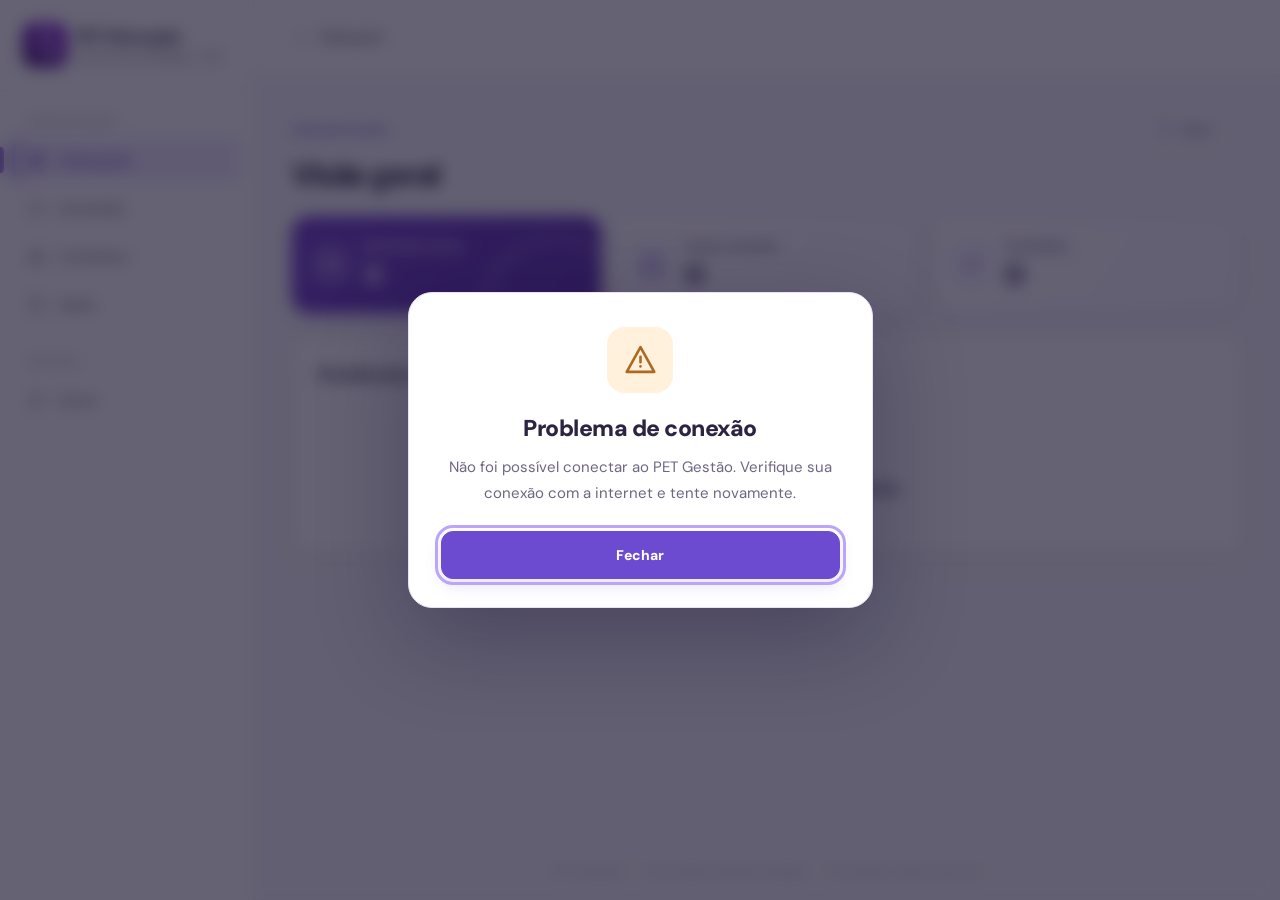
<file: index.html>
<!doctype html>
<html lang="pt-BR">
<head>
  <meta charset="UTF-8" />
  <style>
    /* Abre antes do JavaScript e usa apenas a identidade roxa aprovada, sem robótica. */
    html.pet-booting .app-shell{visibility:hidden!important}
    #startup-loading{display:none}
    html.pet-booting #startup-loading{
      display:flex!important;position:fixed;inset:0;z-index:245;overflow:hidden;
      align-items:center;justify-content:center;
      background:radial-gradient(ellipse at 80% 0%,#930ced 0%,#6000b3 33%,#390079 78%,#300061 100%);
      color:white;font-family:system-ui,-apple-system,"Segoe UI",sans-serif;
      text-align:center;padding:22px;box-sizing:border-box;
    }
    #startup-loading *{box-sizing:border-box}
    #startup-loading .startup-splash-waves{
      position:absolute;inset:0;width:100%;height:100%;pointer-events:none;
    }
    #startup-loading .startup-splash-body{
      position:relative;z-index:1;display:flex;flex-direction:column;
      align-items:center;width:100%;max-width:600px;transform:translateY(-3vh);
    }
    #startup-loading .startup-logo-frame{
      position:relative;display:block;width:clamp(166px,49vw,272px);aspect-ratio:1;
      border-radius:21%;overflow:hidden;isolation:isolate;
      box-shadow:0 20px 55px rgba(22,0,54,.38),0 0 0 1px rgba(249,224,255,.24);
      margin-bottom:clamp(24px,4vh,41px);
    }
    #startup-loading .startup-splash-logo{
      width:100%;height:100%;object-fit:cover;display:block;
    }
    /* Reflexo luminoso diagonal: atravessa apenas o quadrado da logo, não o texto. */
    #startup-loading .startup-logo-frame::after{
      content:"";position:absolute;z-index:2;pointer-events:none;
      top:-35%;bottom:-35%;left:-80%;width:65%;
      background:linear-gradient(90deg,
        transparent 0%,rgba(255,255,255,.08) 24%,
        rgba(255,255,255,.62) 47%,rgba(255,255,255,.16) 64%,transparent 100%);
      filter:blur(2px);transform:translateX(-150%) skewX(-22deg);
      opacity:0;animation:pet-logo-shine 3.4s ease-in-out infinite;
    }
    @keyframes pet-logo-shine{
      0%,9%{transform:translateX(-150%) skewX(-22deg);opacity:0}
      15%{opacity:.82}
      34%{transform:translateX(440%) skewX(-22deg);opacity:.9}
      35%,100%{transform:translateX(440%) skewX(-22deg);opacity:0}
    }
    #startup-loading .startup-splash-title{
      font-size:clamp(32px,9vw,53px);line-height:1.14;letter-spacing:-.046em;
      font-weight:820;color:#fff;margin:0;white-space:nowrap;
      text-shadow:0 4px 18px rgba(28,0,58,.28);
    }
    #startup-loading .startup-splash-subtitle{
      color:#e4c9ff;font-size:clamp(14px,3.8vw,21px);
      font-weight:450;line-height:1.45;margin:clamp(12px,1.8vh,17px) 0 0;
    }
    #startup-loading .startup-splash-dots{
      display:flex;align-items:center;justify-content:center;gap:14px;
      margin-top:clamp(53px,8vh,78px);
    }
    #startup-loading .startup-splash-dots span{
      display:block;width:11px;height:11px;border-radius:50%;
      background:#c66bff;transform-origin:center;
      animation:pet-splash-pulse 1.25s ease-in-out infinite both;
    }
    #startup-loading .startup-splash-dots span:nth-child(2){background:#fff;animation-delay:.19s}
    #startup-loading .startup-splash-dots span:nth-child(3){animation-delay:.38s}
    @keyframes pet-splash-pulse{
      0%,65%,100%{opacity:.5;transform:translateY(0) scale(.85)}
      20%{opacity:1;transform:translateY(-10px) scale(1.20)}
      37%{opacity:.85;transform:translateY(-4px) scale(1.05)}
    }
    #startup-loading .startup-splash-sr-only{
      position:absolute;width:1px;height:1px;padding:0;margin:-1px;overflow:hidden;
      clip:rect(0,0,0,0);white-space:nowrap;border:0;
    }
    @media(max-height:510px){
      #startup-loading .startup-splash-body{transform:none}
      #startup-loading .startup-logo-frame{width:86px;margin-bottom:9px}
      #startup-loading .startup-splash-title{font-size:24px}
      #startup-loading .startup-splash-subtitle{font-size:13px;margin-top:5px}
      #startup-loading .startup-splash-dots{margin-top:14px}
    }
    @media(prefers-reduced-motion:reduce){
      #startup-loading .startup-splash-dots span,
      #startup-loading .startup-logo-frame::after{animation:none!important}
    }
  </style>
  <script>document.documentElement.classList.add("pet-booting");</script>
  <meta name="viewport" content="width=device-width, initial-scale=1, viewport-fit=cover" />
  <meta name="theme-color" content="#6400A8" />
  <meta name="application-name" content="PET Gestão" />
  <meta name="apple-mobile-web-app-title" content="PET Gestão" />
  <meta name="apple-mobile-web-app-capable" content="yes" />
  <meta name="mobile-web-app-capable" content="yes" />
  <meta name="description" content="PET Gestão do PET Educação UFS. Acompanhe demandas, comissões, atas e atividades." />
  <meta property="og:type" content="website" />
  <meta property="og:site_name" content="PET Gestão" />
  <meta property="og:title" content="PET Gestão | PET Educação UFS" />
  <meta property="og:description" content="Gestão de demandas, comissões e cronogramas do PET Educação UFS." />
  <meta property="og:url" content="https://peteducacao.github.io/pet-gestao/" />
  <meta name="twitter:card" content="summary" />
  <title>PET Gestão | PET Educação UFS</title>
  <link rel="icon" type="image/svg+xml" href="assets/gestao-icon.svg?v=gestao-premium-sem-traco-20261120" />
  <link rel="shortcut icon" type="image/svg+xml" href="assets/gestao-icon.svg?v=gestao-premium-sem-traco-20261120" />
  <link rel="apple-touch-icon" sizes="180x180" href="assets/pet-gestao-180.png?v=gestao-premium-sem-traco-20261120" />
  <link rel="icon" type="image/png" sizes="192x192" href="assets/pet-gestao-192.png?v=gestao-premium-sem-traco-20261120" />
  <link rel="manifest" href="site.webmanifest?v=gestao-premium-sem-traco-20261120" />
  <link rel="stylesheet" href="styles.css?v=gestao-20261110" />
  <link rel="stylesheet" href="live.css?v=gestao-20261122-cron-confirm-v16" />
  <!-- A URL abaixo é PUBLICA; nenhuma credencial pode ser incluída nesta configuração. -->
  <script>window.PET_GESTAO_CONFIG=Object.freeze({apiBaseUrl:"https://pet-gestao.pet-educacao.workers.dev",appName:"PET Gestão",demoMode:false,locale:"pt-BR"});</script>
  <script src="config.js?v=gestao-20261110-api-resilient"></script>
  <script src="app-live.js?v=gestao-20261122-cron-fields-optional-v21" defer></script>
</head>
<body>
  <svg class="svg-sprite" aria-hidden="true" xmlns="http://www.w3.org/2000/svg">
    <symbol id="i-grid" viewBox="0 0 24 24"><rect x="3" y="3" width="7" height="7" rx="1.5"/><rect x="14" y="3" width="7" height="7" rx="1.5"/><rect x="3" y="14" width="7" height="7" rx="1.5"/><rect x="14" y="14" width="7" height="7" rx="1.5"/></symbol>
    <symbol id="i-list" viewBox="0 0 24 24"><path d="M9 6h12M9 12h12M9 18h12"/><path d="M3.5 6h.01M3.5 12h.01M3.5 18h.01" stroke-linecap="round" stroke-width="3"/></symbol>
    <symbol id="i-calendar" viewBox="0 0 24 24"><rect x="3" y="5" width="18" height="16" rx="2"/><path d="M7 3v4m10-4v4M3 10h18"/></symbol>
    <symbol id="i-users" viewBox="0 0 24 24"><circle cx="9" cy="8" r="3"/><path d="M3 20v-2a6 6 0 0 1 12 0v2H3Zm14-15a3 3 0 0 1 0 6m2 9h2v-2a6 6 0 0 0-4-5.65"/></symbol>
    <symbol id="i-book" viewBox="0 0 24 24"><path d="M4 4.5c4-1.5 6-1.1 8 0v16c-2-1.1-4-1.5-8 0V4.5Zm8 0c2-1.1 4-1.5 8 0v16c-4-1.5-6-1.1-8 0"/></symbol>
    <symbol id="i-checklist" viewBox="0 0 24 24"><path d="m3 6 2 2 3-4m4 3h9M3 15l2 2 3-4m4 3h9"/></symbol>
    <symbol id="i-lock" viewBox="0 0 24 24"><rect x="4" y="10" width="16" height="11" rx="2"/><path d="M8 10V7a4 4 0 0 1 8 0v3m-4 4v3"/></symbol>
    <symbol id="i-arrow" viewBox="0 0 24 24"><path d="M5 12h14m-6-6 6 6-6 6"/></symbol>
    <symbol id="i-chevron-left" viewBox="0 0 24 24"><path d="m15 18-6-6 6-6"/></symbol>
    <symbol id="i-chevron-right" viewBox="0 0 24 24"><path d="m9 18 6-6-6-6"/></symbol>
    <symbol id="i-chevron-down" viewBox="0 0 24 24"><path d="m6 9 6 6 6-6"/></symbol>
    <symbol id="i-clock" viewBox="0 0 24 24"><circle cx="12" cy="12" r="9"/><path d="M12 7v5l3.5 2"/></symbol>
    <symbol id="i-archive" viewBox="0 0 24 24"><rect x="3" y="4" width="18" height="5" rx="1"/><path d="M5 9v11h14V9m-10 5h6"/></symbol>
    <symbol id="i-bell" viewBox="0 0 24 24"><path d="M18 8a6 6 0 0 0-12 0c0 7-3 8-3 10h18c0-2-3-3-3-10M10 21h4"/></symbol>
    <symbol id="i-settings" viewBox="0 0 24 24"><path d="M4 7h16M4 17h16M8 4v6m8 4v6"/></symbol>
    <symbol id="i-plus" viewBox="0 0 24 24"><path d="M12 5v14M5 12h14"/></symbol>
    <symbol id="i-alert" viewBox="0 0 24 24"><path d="m12 3 10 18H2L12 3Zm0 7v4m0 3v.1"/></symbol>
    <symbol id="i-info" viewBox="0 0 24 24"><circle cx="12" cy="12" r="9"/><path d="M12 11v6m0-10v.1"/></symbol>
    <symbol id="i-copy" viewBox="0 0 24 24"><rect x="8" y="8" width="12" height="12" rx="2"/><path d="M16 8V5a2 2 0 0 0-2-2H5a2 2 0 0 0-2 2v9a2 2 0 0 0 2 2h3"/></symbol>
    <symbol id="i-check" viewBox="0 0 24 24"><path d="m4 12 5 5L20 6"/></symbol>
    <symbol id="i-download" viewBox="0 0 24 24"><path d="M12 3v12m-4-4 4 4 4-4M4 17v3h16v-3" fill="none" stroke="currentColor" stroke-width="2" stroke-linecap="round" stroke-linejoin="round"/></symbol>
    <symbol id="i-close" viewBox="0 0 24 24"><path d="M5 5l14 14M19 5 5 19"/></symbol>
     <symbol id="i-trash" viewBox="0 0 24 24"><path d="M4 7h16M9 4h6m-9 3 1 14h10l1-14M10 11v6m4-6v6"/></symbol>
    <symbol id="i-menu" viewBox="0 0 24 24"><path d="M4 7h16M4 12h16M4 17h16"/></symbol>
    <symbol id="i-spark" viewBox="0 0 24 24"><path d="m12 2 2.7 7.3L22 12l-7.3 2.7L12 22l-2.7-7.3L2 12l7.3-2.7L12 2Z"/></symbol>
    <symbol id="i-folder" viewBox="0 0 24 24"><path d="M3 6a2 2 0 0 1 2-2h5l2 2h7a2 2 0 0 1 2 2v11a2 2 0 0 1-2 2H5a2 2 0 0 1-2-2V6Z"/></symbol>
    <symbol id="i-user" viewBox="0 0 24 24"><circle cx="12" cy="8" r="4"/><path d="M4 21a8 8 0 0 1 16 0"/></symbol>
    <symbol id="i-logout" viewBox="0 0 24 24"><path d="M10 4H5a2 2 0 0 0-2 2v12a2 2 0 0 0 2 2h5M14 16l4-4-4-4m4 4H8"/></symbol>
    <symbol id="i-mail" viewBox="0 0 24 24"><rect x="3" y="5" width="18" height="14" rx="2"/><path d="m3 7 9 6 9-6"/></symbol>
    <symbol id="i-sliders" viewBox="0 0 24 24"><path d="M4 7h16m-16 10h16M9 4v6m6 4v6"/></symbol>
    <symbol id="i-search" viewBox="0 0 24 24"><circle cx="10.5" cy="10.5" r="6.5"/><path d="m16 16 5 5"/></symbol>
  </svg>
  <div class="app-shell" id="shell">
    <div class="mobile-overlay" id="overlay" hidden></div>
    <aside class="sidebar" id="sidebar" aria-label="Menu principal">
      <div class="brand">
        <div class="brand-icon brand-mark" aria-hidden="true"><img src="assets/gestao-icon.svg?v=gestao-premium-sem-traco-20261120" alt="" width="44" height="44"></div>
        <div class="brand-copy"><strong>PET Educação</strong><small>Central de atividades · UFS</small></div>
        <button class="icon-button mobile-close" id="close-menu" aria-label="Fechar menu"><svg><use href="#i-close"/></svg></button>
      </div>
      <div class="sidebar-menu">
        <p class="nav-caption">ORGANIZAÇÃO</p>
        <nav class="nav-group" id="primary-nav" aria-label="Navegação principal">
          <a class="nav-link" data-route="inicio" href="#/inicio"><svg><use href="#i-grid"/></svg><span>Visão geral</span></a>
          <a class="nav-link" data-route="demandas" href="#/demandas"><svg><use href="#i-list"/></svg><span>Demandas</span></a>
          <a class="nav-link" data-route="cronograma" href="#/cronograma"><svg><use href="#i-calendar"/></svg><span>Cronograma PET</span></a>
          <a class="nav-link" data-route="reunioes" href="#/reunioes"><svg><use href="#i-calendar"/></svg><span>Atas de Reunião</span></a>
          <a class="nav-link" data-route="comissoes" href="#/comissoes"><svg><use href="#i-users"/></svg><span>Comissões</span></a>
          <a class="nav-link" data-route="ajuda" href="#/ajuda"><svg><use href="#i-info"/></svg><span>Ajuda</span></a>
        </nav>
        <p class="nav-caption separated">PESSOAL</p>
        <nav class="nav-group" aria-label="Área pessoal">
          <a class="nav-link" data-route="minhas-pendencias" href="#/minhas-pendencias"><svg><use href="#i-checklist"/></svg><span>Minhas pendências</span></a>
          <a class="nav-link" data-route="meus-lembretes" href="#/meus-lembretes"><svg><use href="#i-bell"/></svg><span>Meus lembretes</span></a>
          <a class="nav-link" data-route="conta" href="#/conta" hidden><svg><use href="#i-user"/></svg><span>Meu perfil</span></a>
        </nav>
        <p class="nav-caption separated" id="admin-nav-caption" hidden>SISTEMA</p>
        <nav class="nav-group" id="admin-nav-group" aria-label="Administração" hidden>
          <a class="nav-link" id="admin-link" href="#/admin" hidden><svg><use href="#i-settings"/></svg><span>Administração</span></a>
        </nav>
      </div>
      
    </aside>
    <div class="main-column">
      <header class="topbar">
        <div class="topbar-left">
          <button class="icon-button mobile-menu-button" id="open-menu" aria-label="Abrir menu"><svg><use href="#i-menu"/></svg></button>
          <span class="topbar-context"><span id="current-page">Visão geral</span></span>
        </div>

      </header>
      <main class="content" id="content" tabindex="-1"><div id="screen"></div></main>
      <footer class="footer">PET Educação <span>·</span> Universidade Federal de Sergipe <span>·</span> <a href="./privacidade.html" target="_blank" rel="noopener noreferrer">Privacidade e dados pessoais</a></footer>
    </div>
  </div>
  <div id="startup-loading" role="status" aria-live="polite" aria-label="PET Gestão. Preparando sua área de trabalho.">
    <svg class="startup-splash-waves" viewBox="0 0 864 1384" preserveAspectRatio="none" aria-hidden="true" focusable="false">
      <defs>
        <linearGradient id="pet-boot-top" x1="0" y1="0" x2="1" y2="1"><stop stop-color="#b229fd"/><stop offset="1" stop-color="#6300c0"/></linearGradient>
        <linearGradient id="pet-boot-bottom" x1="0" y1="0" x2="1" y2="1"><stop stop-color="#ae26f7"/><stop offset="1" stop-color="#6200b4"/></linearGradient>
      </defs>
      <path d="M0 0H710C492 115 243 92 0 302Z" fill="url(#pet-boot-top)" opacity=".72"/>
      <path d="M0 0H510C368 95 122 106 0 235Z" fill="#6e00ca" opacity=".64"/>
      <path d="M0 315C164 135 390 151 678 0" fill="none" stroke="#df9cff" stroke-opacity=".4" stroke-width="2.4"/>
      <path d="M0 1340C270 1235 512 1255 864 1000V1384H0Z" fill="url(#pet-boot-bottom)" opacity=".82"/>
      <path d="M0 1384C248 1227 484 1322 864 1115V1384Z" fill="#aa1bfa" opacity=".52"/>
      <path d="M0 1318C269 1203 535 1234 864 986" fill="none" stroke="#e6acff" stroke-opacity=".55" stroke-width="2.5"/>
    </svg>
    <div class="startup-splash-body">
      <span class="startup-logo-frame">
        <img class="startup-splash-logo" src="assets/gestao-icon.svg?v=gestao-premium-sem-traco-20261120" alt="" width="240" height="240" aria-hidden="true" decoding="async">
      </span>
      <h1 class="startup-splash-title">PET Gestão</h1>
      <p class="startup-splash-subtitle">PET Educação · UFS</p>
      <span class="startup-splash-sr-only">Preparando sua área de trabalho</span>
      <div class="startup-splash-dots" aria-hidden="true"><span></span><span></span><span></span></div>
    </div>
  </div>
  <div id="commission-dialog" class="commission-dialog" hidden></div>
  <div id="commission-image-editor" class="commission-image-editor" hidden></div>
  <div id="auth-message-dialog" class="auth-message-dialog" hidden></div>
  <dialog id="notice-dialog" class="notice-dialog" aria-labelledby="notice-title" aria-describedby="notice-description" hidden></dialog>
  <div id="mail-preview-dialog" class="mail-preview-dialog" hidden></div>
  <div id="finish-dialog" class="finish-dialog" hidden></div>
  <div id="connecting-popup" class="connecting-popup" role="status" aria-live="polite" hidden>
    <div class="connecting-card"><span class="connecting-spinner" aria-hidden="true"></span><strong class="connecting-message">Conectando ao PET Gestão...</strong><span class="connecting-hint">Validando seu acesso</span></div>
  </div>
  <nav id="pet-quickbar" class="pet-quickbar" aria-label="Navegação rápida do celular" hidden></nav>
  <div class="toast" id="toast" role="status" aria-live="polite" hidden></div>
</body>
</html>
</file>
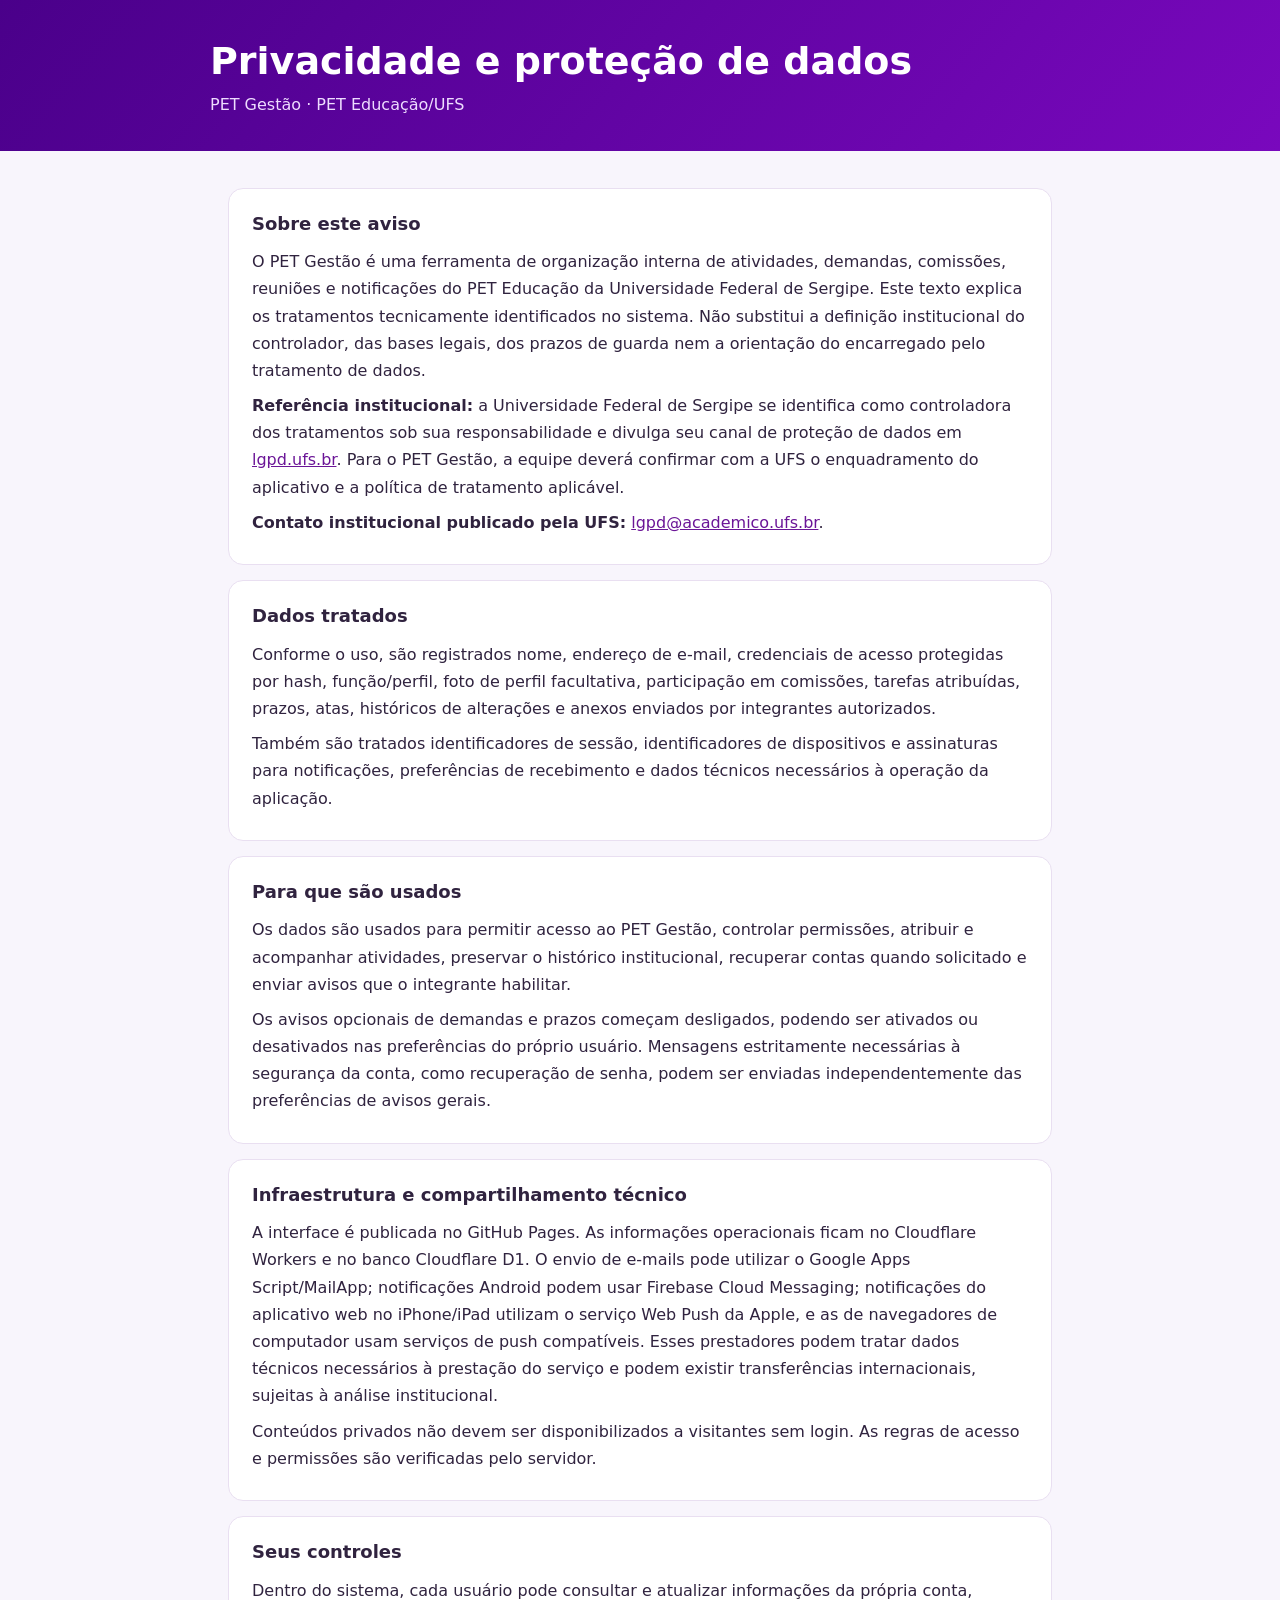
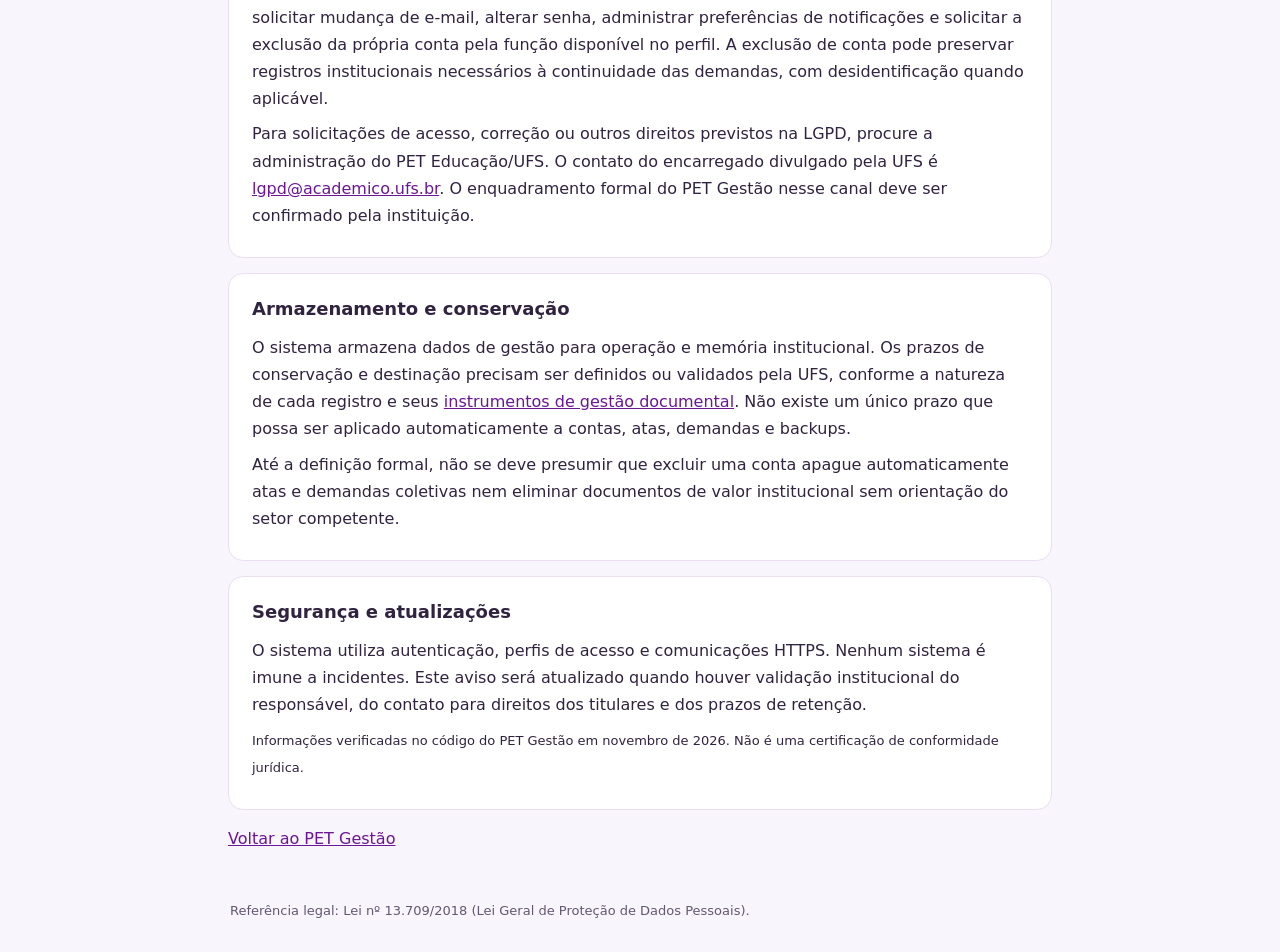
<file: privacidade.html>
<!doctype html>
<html lang="pt-BR">
<head>
<meta charset="utf-8">
<meta name="viewport" content="width=device-width,initial-scale=1">
<meta name="theme-color" content="#6400A8">
<meta name="robots" content="noindex">
<title>Privacidade e dados pessoais | PET Gestão</title>
<style>
:root{color-scheme:light;font-family:system-ui,-apple-system,"Segoe UI",sans-serif}
*{box-sizing:border-box}
body{margin:0;background:#f8f5fc;color:#30233f;line-height:1.7}
header{background:linear-gradient(130deg,#4a008a,#7908bd);padding:38px 20px 32px;color:white}
main,header>div,footer{max-width:860px;margin:auto}
h1{font-size:clamp(27px,5vw,38px);line-height:1.22;margin:0 0 7px}
header p{margin:0;color:#eedcff}
main{padding:22px 18px 40px}
section{padding:20px 23px;background:#fff;border:1px solid #e9dff1;border-radius:15px;margin:15px 0}
h2{font-size:18px;margin:0 0 9px}
p{margin:8px 0}
a{color:#6b1597}
footer{padding:0 20px 30px;font-size:13px;color:#635771}
small{font-size:13px}
</style>
</head>
<body>
<header><div><h1>Privacidade e proteção de dados</h1><p>PET Gestão · PET Educação/UFS</p></div></header>
<main>
<section><h2>Sobre este aviso</h2>
<p>O PET Gestão é uma ferramenta de organização interna de atividades, demandas, comissões, reuniões e notificações do PET Educação da Universidade Federal de Sergipe. Este texto explica os tratamentos tecnicamente identificados no sistema. Não substitui a definição institucional do controlador, das bases legais, dos prazos de guarda nem a orientação do encarregado pelo tratamento de dados.</p>
<p><strong>Referência institucional:</strong> a Universidade Federal de Sergipe se identifica como controladora dos tratamentos sob sua responsabilidade e divulga seu canal de proteção de dados em <a href="https://lgpd.ufs.br/pagina/22349-contato-do-encarregado" target="_blank" rel="noopener noreferrer">lgpd.ufs.br</a>. Para o PET Gestão, a equipe deverá confirmar com a UFS o enquadramento do aplicativo e a política de tratamento aplicável.</p>
<p><strong>Contato institucional publicado pela UFS:</strong> <a href="mailto:lgpd@academico.ufs.br">lgpd@academico.ufs.br</a>.</p>
</section>
<section><h2>Dados tratados</h2>
<p>Conforme o uso, são registrados nome, endereço de e-mail, credenciais de acesso protegidas por hash, função/perfil, foto de perfil facultativa, participação em comissões, tarefas atribuídas, prazos, atas, históricos de alterações e anexos enviados por integrantes autorizados.</p>
<p>Também são tratados identificadores de sessão, identificadores de dispositivos e assinaturas para notificações, preferências de recebimento e dados técnicos necessários à operação da aplicação.</p>
</section>
<section><h2>Para que são usados</h2>
<p>Os dados são usados para permitir acesso ao PET Gestão, controlar permissões, atribuir e acompanhar atividades, preservar o histórico institucional, recuperar contas quando solicitado e enviar avisos que o integrante habilitar.</p>
<p>Os avisos opcionais de demandas e prazos começam desligados, podendo ser ativados ou desativados nas preferências do próprio usuário. Mensagens estritamente necessárias à segurança da conta, como recuperação de senha, podem ser enviadas independentemente das preferências de avisos gerais.</p>
</section>
<section><h2>Infraestrutura e compartilhamento técnico</h2>
<p>A interface é publicada no GitHub Pages. As informações operacionais ficam no Cloudflare Workers e no banco Cloudflare D1. O envio de e-mails pode utilizar o Google Apps Script/MailApp; notificações Android podem usar Firebase Cloud Messaging; notificações do aplicativo web no iPhone/iPad utilizam o serviço Web Push da Apple, e as de navegadores de computador usam serviços de push compatíveis. Esses prestadores podem tratar dados técnicos necessários à prestação do serviço e podem existir transferências internacionais, sujeitas à análise institucional.</p>
<p>Conteúdos privados não devem ser disponibilizados a visitantes sem login. As regras de acesso e permissões são verificadas pelo servidor.</p>
</section>
<section><h2>Seus controles</h2>
<p>Dentro do sistema, cada usuário pode consultar e atualizar informações da própria conta, solicitar mudança de e-mail, alterar senha, administrar preferências de notificações e solicitar a exclusão da própria conta pela função disponível no perfil. A exclusão de conta pode preservar registros institucionais necessários à continuidade das demandas, com desidentificação quando aplicável.</p>
<p>Para solicitações de acesso, correção ou outros direitos previstos na LGPD, procure a administração do PET Educação/UFS. O contato do encarregado divulgado pela UFS é <a href="mailto:lgpd@academico.ufs.br">lgpd@academico.ufs.br</a>. O enquadramento formal do PET Gestão nesse canal deve ser confirmado pela instituição.</p>
</section>
<section><h2>Armazenamento e conservação</h2>
<p>O sistema armazena dados de gestão para operação e memória institucional. Os prazos de conservação e destinação precisam ser definidos ou validados pela UFS, conforme a natureza de cada registro e seus <a href="https://arquivocentral.ufs.br/pagina/31693" target="_blank" rel="noopener noreferrer">instrumentos de gestão documental</a>. Não existe um único prazo que possa ser aplicado automaticamente a contas, atas, demandas e backups.</p><p>Até a definição formal, não se deve presumir que excluir uma conta apague automaticamente atas e demandas coletivas nem eliminar documentos de valor institucional sem orientação do setor competente.</p>
</section>
<section><h2>Segurança e atualizações</h2>
<p>O sistema utiliza autenticação, perfis de acesso e comunicações HTTPS. Nenhum sistema é imune a incidentes. Este aviso será atualizado quando houver validação institucional do responsável, do contato para direitos dos titulares e dos prazos de retenção.</p>
<p><small>Informações verificadas no código do PET Gestão em novembro de 2026. Não é uma certificação de conformidade jurídica.</small></p>
</section>
<p><a href="./">Voltar ao PET Gestão</a></p>
</main>
<footer>Referência legal: Lei nº 13.709/2018 (Lei Geral de Proteção de Dados Pessoais).</footer>
</body>
</html>
</file>
<file: styles.css>
@import url('https://fonts.googleapis.com/css2?family=DM+Sans:wght@400;500;600;700;800&family=Manrope:wght@400;500;600;700;800&display=swap');
:root{color-scheme:light;--canvas:#f7f7fb;--white:#fff;--ink:#20213a;--soft:#65677d;--muted:#888aa0;--line:#e9e9f1;--primary:#6d4bd1;--primary-dark:#5835bc;--primary-wash:#f1ecff;--violet-light:#f9f6ff;--mint:#d8f3e6;--mint-ink:#237650;--warm:#fff5e5;--warm-ink:#aa7123;--danger:#d45558;--shadow:0 8px 28px rgba(44,37,82,.035);--radius:18px;--sidebar:254px;font-family:'DM Sans','Manrope',system-ui,-apple-system,sans-serif;font-synthesis:none;-webkit-font-smoothing:antialiased}
*{box-sizing:border-box}html{scroll-behavior:smooth}body{margin:0;color:var(--ink);background:var(--canvas);font-size:14px;min-height:100vh}button,input,select{font:inherit}button{cursor:pointer}button:disabled{cursor:not-allowed}a{color:inherit;text-decoration:none}svg{width:20px;height:20px;flex:none;stroke:currentColor;stroke-width:1.8;fill:none;stroke-linecap:round;stroke-linejoin:round}button:focus-visible,a:focus-visible,input:focus-visible,select:focus-visible,summary:focus-visible{outline:3px solid #b9a6f8;outline-offset:3px}.svg-sprite{position:absolute;height:0;width:0;overflow:hidden}.app-shell{display:flex;min-height:100vh}.sidebar{width:var(--sidebar);height:100dvh;position:sticky;top:0;background:#fff;border-right:1px solid var(--line);display:flex;flex-direction:column;flex-shrink:0;z-index:30}.brand{height:91px;display:flex;align-items:center;padding:0 25px;gap:12px;border-bottom:1px solid #f1f0f6}.brand-icon{width:39px;height:39px;background:linear-gradient(145deg,#835de1,#5c3cb4);color:white;border-radius:12px;display:flex;justify-content:center;align-items:center;font-size:24px;font-weight:800;letter-spacing:-2px;position:relative;box-shadow:0 8px 15px rgba(105,69,203,.16)}.brand-dot{position:absolute;width:9px;height:9px;background:#b8edc8;border-radius:50%;top:5px;right:5px;outline:2px solid #fff}.brand-copy{display:flex;flex-direction:column;gap:3px}.brand-copy strong{font-weight:800;font-size:16px;letter-spacing:-.55px}.brand-copy small{color:#85869a;font-size:11px;font-weight:600}.sidebar-menu{padding:24px 13px;flex:1;overflow-y:auto}.nav-caption{font-size:10px;letter-spacing:1.45px;font-weight:800;color:#a3a4b5;padding-left:15px;margin:0 0 10px}.nav-caption.separated{margin-top:29px}.nav-group{display:grid;gap:4px}.nav-link{border:0;background:transparent;display:flex;align-items:center;gap:13px;width:100%;min-height:44px;border-radius:10px;padding:11px 14px;text-align:left;color:#72738b;font-size:12.7px;font-weight:700;position:relative;transition:background .15s,color .15s}.nav-link svg{width:19px;height:19px}.nav-link:hover{background:#f8f5ff;color:#5b3bb5}.nav-link.active{background:var(--primary-wash);color:var(--primary)}.nav-link.active:before{content:"";position:absolute;left:-13px;top:9px;bottom:9px;border-radius:0 4px 4px 0;width:3px;background:var(--primary)}.nav-locked{opacity:.67;cursor:pointer}.nav-locked:hover{background:#f6f6f9;color:var(--soft)}.nav-end{margin-left:auto;width:13px!important;height:13px!important}.sidebar-footer{border-top:1px solid var(--line);margin:0 15px;padding:20px 10px;display:flex;gap:10px;align-items:center}.sidebar-footer strong{font-size:11.5px;display:block;color:var(--ink)}.sidebar-footer small{font-size:10px;color:#9192a4;display:block;margin-top:4px}.connection-dot{height:9px;width:9px;border-radius:50%;background:#e7b868;box-shadow:0 0 0 4px #fff4dd}.connection-dot.online{background:#48b889;box-shadow:0 0 0 4px #e4f8ee}.main-column{min-width:0;flex:1;display:flex;flex-direction:column}.topbar{height:76px;background:#fff;border-bottom:1px solid var(--line);display:flex;align-items:center;justify-content:space-between;padding:0 35px;flex:none}.topbar-left,.topbar-right{display:flex;align-items:center;gap:19px}.topbar-context{color:#a1a0b4;font-size:12px;font-weight:700}.topbar-context #current-page{color:#555570}.breadcrumb-slash{color:#d6d4e3;margin:0 10px}.today-label{font-size:12px;color:#808095;font-weight:700}.profile-button{background:#fff;border:1px solid var(--line);border-radius:12px;padding:9px 12px;display:inline-flex;align-items:center;gap:8px;font-size:11.5px;font-weight:700;color:#64637c}.profile-button svg{height:16px;width:16px;color:var(--primary)}.profile-button:hover{background:var(--violet-light)}.content{padding:38px 38px 30px;width:100%;max-width:1530px;margin:0 auto;flex:1}.footer{text-align:center;padding:22px;color:#a5a5b6;font-size:11px}.footer span{margin:0 6px;color:#c9c8d5}.page-header{display:flex;justify-content:space-between;align-items:flex-end;gap:18px;margin-bottom:26px}.eyebrow{font-size:11px;letter-spacing:1.45px;text-transform:uppercase;font-weight:800;color:var(--primary);margin-bottom:10px}.page-title{font-size:clamp(24px,2.4vw,31px);font-weight:800;letter-spacing:-1.15px;margin:0 0 7px;line-height:1.2}.page-subtitle{margin:0;color:#818297;font-size:13px;line-height:1.65;max-width:750px}.page-actions{display:flex;gap:9px;align-items:center;flex-wrap:wrap;justify-content:flex-end}.button{display:inline-flex;align-items:center;justify-content:center;gap:8px;min-height:39px;padding:10px 15px;border-radius:10px;border:1px solid var(--line);background:#fff;color:#53546e;font-weight:800;font-size:12px;white-space:nowrap}.button svg{height:16px;width:16px}.button.primary{background:var(--primary);border-color:var(--primary);color:#fff;box-shadow:0 7px 16px rgba(110,75,211,.15)}.button.primary:hover:not(:disabled){background:var(--primary-dark)}.button.ghost:hover:not(:disabled){background:#f9f7ff}.button:disabled{background:#f5f3f9;color:#aaabb8;border-color:#eae9f0;box-shadow:none}.button.is-disabled{background:#f4f1fa;border-color:#ebe4fc;color:#b5a4df}.icon-button{background:transparent;border:0;padding:7px;color:#77758c;border-radius:9px;display:inline-flex;justify-content:center;align-items:center}.icon-button:hover{background:#f2eefb;color:var(--primary)}.icon-button svg{width:18px;height:18px}.mobile-menu-button,.mobile-close{display:none}.card{background:#fff;border:1px solid var(--line);border-radius:var(--radius);box-shadow:var(--shadow);min-width:0}.card-pad{padding:23px}.hero{background:linear-gradient(115deg,#6e4bd4 0%,#8165d9 58%,#9a85e6 100%);border-radius:22px;padding:29px 34px;display:flex;align-items:center;justify-content:space-between;gap:20px;color:#fff;position:relative;overflow:hidden;margin-bottom:24px;min-height:160px}.hero:after{content:"";position:absolute;right:50px;top:-75px;width:260px;height:260px;border:1px solid rgba(255,255,255,.17);border-radius:50%;box-shadow:0 0 0 28px rgba(255,255,255,.035),0 0 0 65px rgba(255,255,255,.035)}.hero h2{font-size:23px;margin:0 0 9px;font-weight:800;letter-spacing:-.65px;position:relative;z-index:1}.hero p{color:#eee8ff;line-height:1.6;font-size:12.5px;max-width:475px;margin:0;position:relative;z-index:1}.hero .hero-side{width:83px;height:83px;border-radius:24px;background:rgba(255,255,255,.12);display:flex;align-items:center;justify-content:center;position:relative;z-index:1;backdrop-filter:blur(4px)}.hero-side svg{width:42px;height:42px;stroke:#fff;stroke-width:1.35}.stat-grid{display:grid;grid-template-columns:repeat(4,minmax(0,1fr));gap:15px;margin-bottom:22px}.stat{display:flex;align-items:center;gap:14px;padding:19px 18px;min-height:111px}.stat-icon{height:47px;width:47px;border-radius:14px;display:flex;align-items:center;justify-content:center;flex:none}.stat-icon svg{height:22px;width:22px}.stat-icon.purple{color:#7958d4;background:#f3efff}.stat-icon.orange{color:#dd9850;background:#fff2df}.stat-icon.blue{color:#638ed9;background:#eaf1ff}.stat-icon.green{color:#4da982;background:#e9f8ef}.stat-copy{min-width:0}.stat-copy span{display:block;font-size:11px;color:#85849a;font-weight:700;line-height:1.4}.stat-copy strong{display:block;font-weight:800;font-size:27px;line-height:1.4;letter-spacing:-1px;margin-top:3px}.dashboard-grid{display:grid;grid-template-columns:minmax(0,1.55fr) minmax(290px,1fr);gap:19px;margin-bottom:20px}.stack{display:grid;gap:19px;min-width:0}.section-head{display:flex;align-items:center;justify-content:space-between;gap:12px;margin-bottom:16px}.section-head h2{margin:0;font-size:15px;font-weight:800;letter-spacing:-.3px}.section-head p{margin:5px 0 0;color:#9b9aac;font-size:11px}.link-action{border:0;background:transparent;color:var(--primary);font-size:11.5px;font-weight:800;display:inline-flex;align-items:center;gap:6px;white-space:nowrap;padding:4px}.link-action svg{height:15px;width:15px}.link-action:hover{text-decoration:underline}.divider{border:0;border-top:1px solid var(--line);margin:15px 0}.status-note{display:flex;align-items:flex-start;gap:11px;padding:12px 14px;background:#f7f5ff;border:1px solid #ede6ff;border-radius:12px;color:#67617f;font-size:12px;line-height:1.6;margin-bottom:20px}.status-note svg{width:17px;height:17px;color:#7b5bd0;margin-top:1px}.status-note strong{color:#483876}.empty{padding:33px 18px 32px;text-align:center;display:flex;flex-direction:column;align-items:center;justify-content:center;min-height:194px}.empty.small{min-height:157px;padding:24px}.empty-icon{height:51px;width:51px;border-radius:17px;background:#f5f1ff;color:#8f73d5;display:flex;justify-content:center;align-items:center;margin-bottom:14px}.empty-icon svg{height:23px;width:23px}.empty h3{margin:0 0 7px;font-size:13px;font-weight:800}.empty p{color:#9999aa;line-height:1.65;font-size:11.5px;margin:0;max-width:355px}.preview-period{display:flex;align-items:center;gap:9px;color:#918eaa;font-size:11px;font-weight:700}.pill{display:inline-flex;align-items:center;gap:5px;padding:6px 10px;background:#f3f0fc;color:#7054bf;border-radius:50px;font-size:10.5px;font-weight:800;white-space:nowrap}.pill.soft{background:#f5f5fa;color:#8c8a9d}.pill.mint{background:#e9f7ef;color:#498963}.deadline-preview{padding:17px 17px 11px;border:1px dashed #e3dff0;background:#fcfbff;border-radius:14px;display:flex;gap:14px;align-items:flex-start}.deadline-preview svg{color:#997bd6;height:20px;width:20px}.deadline-preview h3{margin:0;font-size:12px}.deadline-preview p{color:#9592a5;font-size:11px;line-height:1.6;margin:6px 0 0}.quick-grid{display:grid;grid-template-columns:repeat(2,minmax(0,1fr));gap:11px}.quick-link{padding:15px;border:1px solid var(--line);border-radius:13px;display:flex;align-items:center;justify-content:space-between;gap:6px;color:#5c5672;font-size:12px;font-weight:800;background:#fff;transition:transform .14s,background .14s}.quick-link svg{height:18px;width:18px;color:#8865d9}.quick-link:hover{background:#faf7ff;transform:translateY(-1px)}.list-toolbar{display:flex;flex-wrap:wrap;gap:13px;align-items:center;justify-content:space-between;margin-bottom:16px}.filters{display:flex;align-items:center;flex-wrap:wrap;gap:8px}.filter-item{display:flex;flex-direction:column;gap:5px}.filter-item label{font-size:10px;font-weight:800;color:#a1a0ae;letter-spacing:.5px}.select{appearance:none;background:#fff url("data:image/svg+xml,%3Csvg xmlns='http://www.w3.org/2000/svg' viewBox='0 0 24 24' fill='none' stroke='%23817e99' stroke-width='2'%3E%3Cpath d='m6 9 6 6 6-6'/%3E%3C/svg%3E") no-repeat right 10px center;background-size:15px;border:1px solid #e5e4ef;border-radius:10px;color:#565169;padding:10px 33px 10px 13px;font-size:12px;font-weight:800;min-height:39px;max-width:100%}.select:hover{border-color:#c6b9ed}.select:focus{border-color:#a18ae8}.segmented{display:inline-flex;gap:4px;border-radius:12px;background:#eeedf4;padding:4px;max-width:100%;overflow:auto}.segmented button{border:0;background:transparent;color:#8c899f;font-size:11px;font-weight:800;border-radius:9px;padding:10px 13px;white-space:nowrap}.segmented button.active{background:#fff;color:#6745c3;box-shadow:0 2px 6px #43387810}.segmented button:hover:not(.active){color:#5e4d94}.section-card{min-height:280px}.table-head{display:flex;align-items:center;justify-content:space-between;gap:10px}.meta-small{color:#a19faf;font-size:11px;font-weight:700}.week-strip{display:flex;flex-wrap:wrap;gap:7px;margin:0 0 16px}.week-chip{background:#fff;border:1px solid #e7e4ee;color:#7c7a91;font-size:11px;font-weight:800;border-radius:10px;padding:9px 12px}.week-chip.active{background:#ede6ff;border-color:#e0d3ff;color:#6d4bd1}.week-chip:hover{border-color:#bda8f5}.calendar-wrap{overflow-x:auto;max-width:100%}.calendar-grid{display:grid;grid-template-columns:repeat(7,minmax(72px,1fr));gap:7px;min-width:550px}.day-name{padding:8px;text-align:center;color:#9f9daf;font-size:10px;font-weight:800;text-transform:uppercase}.day-cell{min-height:80px;background:#fcfbfe;border:1px solid #f0eef6;border-radius:10px;padding:9px;position:relative}.day-cell.outside{opacity:.28;background:#faf9fc}.day-cell.selected-week{background:#f6f2ff;border-color:#e2d8fb}.day-cell.today{border-color:#bba3f3;box-shadow:inset 0 0 0 1px #bba3f3}.day-num{font-size:11px;font-weight:800;color:#868297}.day-cell.today .day-num{color:var(--primary)}.day-dot{height:5px;width:5px;border-radius:50%;background:var(--primary);margin-top:9px}.calendar-legend{margin-top:15px;color:#a6a2b3;font-size:11px;display:flex;gap:10px;align-items:center}.legend-mark{height:11px;width:11px;background:#f6f2ff;border:1px solid #e2d8fb;border-radius:3px}.prefs-panel{margin-top:17px;border-top:1px solid var(--line);padding-top:15px}.prefs-panel summary{display:flex;align-items:center;gap:8px;color:#7b7595;font-weight:800;font-size:11px;cursor:pointer;list-style:none}.prefs-panel summary::-webkit-details-marker{display:none}.prefs-panel summary svg{height:16px;width:16px}.prefs-content{margin-top:15px;background:#fbfaff;border:1px solid #eee9fc;border-radius:12px;padding:14px;display:grid;gap:15px}.switch-row{display:flex;align-items:center;justify-content:space-between;gap:20px}.switch-row strong{display:block;font-size:12px}.switch-row small{display:block;font-size:11px;color:#9995a9;margin-top:4px;line-height:1.5}.switch{position:relative;width:40px;height:24px;display:inline-block;flex:none}.switch input{position:absolute;z-index:1;opacity:0;width:100%;height:100%;margin:0;cursor:pointer}.switch .track{pointer-events:none;display:block;background:#dcd9e7;border-radius:50px;width:40px;height:24px;transition:background .2s}.switch .track:before{content:"";display:block;position:absolute;left:4px;top:4px;width:16px;height:16px;background:#fff;border-radius:50%;transition:transform .2s;box-shadow:0 2px 5px #413a6623}.switch input:checked+.track{background:var(--primary)}.switch input:checked+.track:before{transform:translateX(16px)}.switch input:focus-visible+.track{outline:3px solid #b9a6f8;outline-offset:3px}.notice-line{font-size:11.5px;color:#9793a8;line-height:1.6;margin-top:12px}.timeline-item{display:flex;gap:14px;position:relative;padding-bottom:24px}.timeline-item:not(:last-child):before{content:"";position:absolute;left:19px;top:38px;bottom:0;width:1px;background:#e7e0f4}.timeline-date{border:1px solid #efe8fc;border-radius:12px;background:#f8f5ff;color:#795ac8;width:40px;height:45px;flex:none;display:flex;flex-direction:column;align-items:center;justify-content:center}.timeline-date strong{font-size:15px}.timeline-date small{font-size:9px;font-weight:800;text-transform:uppercase}.timeline-body{flex:1;min-width:0;padding-top:2px}.timeline-body strong{font-size:12px}.timeline-body p{color:#a3a0b2;line-height:1.65;font-size:11px;margin:7px 0 0}.placeholder-row{display:flex;align-items:center;justify-content:space-between;padding:15px 0;gap:10px;border-bottom:1px solid var(--line)}.placeholder-row:last-child{border-bottom:0}.placeholder-row strong{font-size:12px}.placeholder-row small{font-size:11px;color:#aaa8b8;display:block;margin-top:5px}.placeholder-row .pill{margin-left:auto}.day-summary{display:flex;align-items:center;gap:10px;padding:11px 15px;background:#faf9ff;border:1px solid #f0ecf9;border-radius:12px;color:#6e6289;font-weight:700;font-size:11.5px}.day-summary svg{height:17px;width:17px;color:var(--primary)}.committee-info{display:grid;grid-template-columns:repeat(3,minmax(0,1fr));gap:12px;margin-bottom:18px}.info-tile{padding:17px;background:#faf9fe;border:1px solid #f0edf9;border-radius:13px}.info-tile svg{color:#8d6bd6;margin-bottom:9px}.info-tile strong{display:block;font-size:12px;margin-bottom:5px}.info-tile p{margin:0;font-size:11px;color:#9c99ad;line-height:1.6}.private-lock{display:flex;gap:15px;align-items:flex-start;padding:18px;background:#fffaf2;border:1px solid #f4ead9;border-radius:13px}.private-lock>svg{color:#c69c50;width:20px;height:20px}.private-lock strong{font-size:12px}.private-lock p{margin:5px 0 0;font-size:11.5px;line-height:1.65;color:#9f927b}.toast{position:fixed;bottom:28px;right:24px;max-width:min(400px,calc(100vw - 36px));background:#2b2444;color:#fff;padding:14px 18px;border-radius:12px;box-shadow:0 18px 50px #21193b35;z-index:100;font-weight:700;font-size:12px;line-height:1.5}.toast[hidden]{display:none}.mobile-overlay[hidden]{display:none}.small-inline{color:var(--primary);font-weight:800}.sr-only{position:absolute!important;width:1px;height:1px;padding:0;margin:-1px;overflow:hidden;clip:rect(0,0,0,0);white-space:nowrap;border:0}
@media(max-width:1170px){.content{padding:28px 24px}.topbar{padding:0 24px}.dashboard-grid{grid-template-columns:minmax(0,1.3fr) minmax(270px,1fr)}.stat-grid{gap:10px}.stat{padding:16px 13px;gap:10px}.stat-icon{height:42px;width:42px}}
@media(max-width:980px){:root{--sidebar:222px}.brand{padding:0 17px}.sidebar-menu{padding:20px 9px}.nav-link.active:before{left:-9px}.nav-link{font-size:12px;gap:10px;padding:10px}.content{padding:25px 20px}.stat-grid{grid-template-columns:repeat(2,minmax(0,1fr))}.dashboard-grid{grid-template-columns:1fr}.committee-info{grid-template-columns:repeat(3,minmax(0,1fr))}}
@media(max-width:680px){.sidebar{position:fixed;left:0;top:0;transform:translateX(-110%);transition:transform .22s;width:min(82vw,290px);box-shadow:20px 0 50px rgba(21,17,56,.1)}.sidebar.open{transform:translateX(0)}.mobile-overlay:not([hidden]){position:fixed;inset:0;background:rgba(23,17,42,.35);z-index:25;display:block}.mobile-menu-button,.mobile-close{display:inline-flex}.mobile-close{margin-left:auto}.main-column{width:100%}.topbar{height:65px;padding:0 17px}.topbar-left,.topbar-right{gap:9px}.today-label{display:none}.profile-button span{display:none}.profile-button{width:36px;height:36px;justify-content:center;padding:5px}.topbar-context{font-size:11px}.breadcrumb-slash{margin:0 5px}.content{padding:24px 15px 20px}.page-header{display:block;margin-bottom:18px}.page-actions{margin-top:17px;justify-content:flex-start}.page-title{font-size:25px}.hero{padding:25px 23px;min-height:147px}.hero h2{font-size:20px}.hero-side{display:none!important}.hero:after{right:-100px}.stat-grid{gap:10px}.stat{min-height:99px;padding:14px 12px}.stat-icon{height:39px;width:39px;border-radius:12px}.stat-copy strong{font-size:23px}.stat-copy span{font-size:10px}.card-pad{padding:19px}.list-toolbar{align-items:flex-start}.filters{width:100%}.select{width:100%}.filter-item{flex:1}.segmented{width:100%}.segmented button{flex:1;padding:10px 8px}.committee-info{grid-template-columns:1fr}.footer{padding:17px;font-size:10px}.quick-grid{gap:8px}.quick-link{font-size:11px;padding:13px}}
@media(prefers-reduced-motion:reduce){*,*:before,*:after{animation-duration:.01ms!important;transition-duration:.01ms!important;scroll-behavior:auto!important}}

/* Contadores únicos por comissão; atrasadas são parte das pendentes. */
.commission-counters{display:flex;flex-wrap:wrap;gap:8px;margin-top:10px}.commission-counters span{display:inline-flex;align-items:center;gap:8px;padding:7px 10px;background:#f6f3fd;border:1px solid #eee9fa;border-radius:9px;color:#77718f;font-weight:600;font-size:11px}.commission-counters strong{font-size:13px;font-weight:800;color:#403359}.commission-counters span:nth-child(2){background:#fff6eb;border-color:#f7ead8;color:#a6783a}.commission-counters span:nth-child(2) strong{color:#a76b26}.commission-counters span:nth-child(3){background:#effaf4;border-color:#def1e5;color:#448365}.commission-counters span:nth-child(3) strong{color:#29754d}.committee-summary{margin-bottom:16px}.committee-summary .commission-counters{margin-top:0}.placeholder-row .commission-counters{margin-top:12px}

/* PET Gestão: painel semanal com origem das memórias e status sem duplicações. */
.weekly-focus{min-width:0}.weekly-focus .section-head{gap:12px}.weekly-controls{display:flex;gap:14px;align-items:flex-end;justify-content:space-between;flex-wrap:wrap;padding:0 0 12px;border-bottom:1px solid var(--line)}.weekly-controls .filter-item{min-width:190px;max-width:275px;flex:1}.weekly-controls .select{width:100%}.weekly-counts{display:flex;gap:8px;align-items:center;flex-wrap:wrap;padding-bottom:1px}.weekly-counts>span{font-size:11px;font-weight:800;border-radius:999px;padding:7px 10px}.weekly-pending{color:#9a6929;background:#fff3e4}.weekly-done{color:#287755;background:#e8f7ef}.weekly-item{display:flex;align-items:center;gap:11px;padding:13px 0;border-bottom:1px solid var(--line);min-width:0;text-decoration:none}.weekly-item:hover .weekly-description strong,.weekly-meetings a:hover{color:var(--primary)}.weekly-symbol{width:31px;height:31px;border-radius:10px;flex:none;display:flex;align-items:center;justify-content:center;background:#fff4e8;color:#c08a42}.weekly-symbol.success{background:#e9f7ef;color:#359468}.weekly-symbol svg{width:16px;height:16px}.weekly-description{min-width:0;flex:1}.weekly-description strong{font-size:12px;display:block;line-height:1.4}.weekly-description small{color:#9993aa;display:block;font-size:10.5px;margin-top:4px;line-height:1.5}.weekly-item .pill{flex:none}.weekly-more{font-size:11px;color:#817991;font-weight:600;margin:10px 0 0}.weekly-meetings{background:#faf9fe;border:1px solid #eeeafa;border-radius:12px;padding:12px;margin-top:15px}.weekly-meetings>strong{display:flex;align-items:center;gap:8px;font-size:11px;margin-bottom:5px}.weekly-meetings>strong svg{width:15px;height:15px;color:#6d4bd1}.weekly-meetings a{display:flex;align-items:center;justify-content:space-between;gap:8px;padding:7px 0;font-size:11px;color:#6c6282}.weekly-meetings a svg{height:15px;width:15px}.demo-banner{background:#f2efff;border-color:#ddd6fa;color:#63508f}.demo-banner strong{color:#5b40a1}.committee-group{margin-top:17px}.committee-group:first-child{margin-top:0}.committee-group-label{font-size:12px;font-weight:800;color:#65558c;background:#f7f4ff;border-radius:9px;padding:10px 12px;margin:0 0 5px}.committee-group-label small{font-weight:500;color:#8e88a4}
@media(max-width:680px){.weekly-controls .filter-item{min-width:130px}.weekly-item{gap:8px}.weekly-item .pill{font-size:9px;padding:6px 7px}.weekly-symbol{height:28px;width:28px}.weekly-focus .section-head{align-items:flex-start;flex-wrap:wrap}.weekly-counts>span{font-size:10px}}

/* Prazos resumidos sem informações duplicadas */
.upcoming-row>div:first-child{min-width:0;flex:1}.upcoming-row .pill{flex:none}
.activity-details-link{display:inline-flex;align-items:center;gap:6px;color:var(--primary);font-size:11px;font-weight:800;line-height:1.45;margin-top:6px;text-decoration:none}
.activity-details-link svg{width:14px;height:14px;transition:transform .16s ease}
.activity-details-link:hover{text-decoration:underline}.activity-details-link:hover svg{transform:translateX(3px)}
/* Detalhamento de atividades e responsabilidades */
.activity-overview{margin-bottom:18px;display:flex;align-items:center;gap:12px;flex-wrap:wrap}
.detail-kicker{font-size:12px;font-weight:700;color:#7d748d;flex:1}
.activity-overview .activity-info,.activity-overview .activity-description{width:100%;padding-top:14px;border-top:1px solid var(--line)}
.activity-info{display:flex;justify-content:space-between;align-items:center;gap:10px}
.activity-info>span{font-size:12px;color:var(--soft)}.activity-info>strong{font-size:13px;color:var(--primary)}
.activity-description h2{font-size:13px;font-weight:800;margin:0 0 7px}.activity-description p{font-size:12.5px;line-height:1.75;margin:0;color:#666377;white-space:pre-wrap}
.activity-grid{align-items:start}
.deadline-record{display:grid;grid-template-columns:minmax(120px,1fr) minmax(115px,1fr) minmax(140px,1.15fr) auto;align-items:center;gap:12px;padding:16px 0;border-bottom:1px solid var(--line)}
.deadline-record:last-child{border-bottom:0}
.deadline-step{display:flex;align-items:center;gap:8px;color:#54427d}
.deadline-step svg{height:17px;width:17px;color:var(--primary)}
.deadline-step strong,.deadline-field strong{font-size:12px;line-height:1.5;font-weight:800}
.deadline-field{display:flex;flex-direction:column;gap:5px;min-width:0}
.deadline-field small{color:#9893aa;font-size:10px;text-transform:uppercase;letter-spacing:.4px}
.deadline-field strong{overflow-wrap:anywhere}
.deadline-record .pill{font-size:10px}
.assigned-pills{display:flex;flex-wrap:wrap;gap:7px}.assigned-pills>.pill{margin:0}
.assignment-modes{display:flex;gap:4px;margin:4px 0 13px}
.assignment-modes button{flex:1;min-width:0}
.assignment-options{display:grid;grid-template-columns:repeat(2,minmax(0,1fr));gap:9px;max-height:250px;overflow:auto;padding-right:2px}
.assignment-option{display:flex;align-items:center;gap:9px;cursor:pointer;background:#faf9ff;border:1px solid #efebf8;border-radius:10px;padding:10px 11px;font-size:11.5px;font-weight:700;color:#544963;min-width:0}
.assignment-option span{overflow-wrap:anywhere}.assignment-option:hover{background:#f1eaff}
.assignment-option input{accent-color:var(--primary);width:15px;height:15px;flex:none;cursor:pointer}
.assignment-option:has(input:checked){border-color:#bda8f3;background:#f4efff}
.assignment-all{display:flex;align-items:center;gap:10px;padding:13px;background:#f3efff;border-radius:12px;color:#5f4992;font-weight:700;font-size:12px;line-height:1.5}.assignment-all svg{width:20px;height:20px}
.assignment-preview-note{margin:13px 0 0;color:#9893a7;font-size:10.5px;line-height:1.6}
@media(max-width:1150px){.deadline-record{grid-template-columns:1fr 1fr}.deadline-record>:last-child{justify-self:end}}
@media(max-width:700px){.deadline-record{grid-template-columns:1fr 1fr;gap:13px}.deadline-record .pill{align-self:start}.activity-overview .activity-info{align-items:flex-start;flex-direction:column;gap:4px}.assignment-options{grid-template-columns:1fr 1fr}}
@media(max-width:360px){.assignment-options{grid-template-columns:1fr}.assignment-modes button{font-size:11px;padding:8px 6px}}

/* Revisão de legibilidade — PET Educação */
:root{--readable:14px}
.page-subtitle:empty{display:none}
.page-header{margin-bottom:22px}
.task-list-row{align-items:center;padding:18px 0;min-height:84px}
.task-list-body{min-width:0;flex:1;display:flex;flex-direction:column;align-items:flex-start;gap:9px}
.task-list-body>strong,.upcoming-row strong{display:block;font-size:15px;font-weight:800;line-height:1.45;color:#252340}
.task-row-meta{display:flex;gap:8px;align-items:center;flex-wrap:wrap;justify-content:flex-end}
.task-list-row .activity-details-link,.upcoming-row .activity-details-link,.weekly-description .activity-details-link{display:inline-flex!important;position:relative;align-items:center;gap:7px;margin:0!important;padding:0!important;line-height:1.55;font-size:13px;font-weight:750;color:#6343ca;white-space:normal}
.task-list-row .activity-details-link svg,.upcoming-row .activity-details-link svg{height:15px;width:15px}
.upcoming-row{padding:17px 0;align-items:center}
.upcoming-row>div:first-child{display:flex;flex-direction:column;align-items:flex-start;gap:9px}
.upcoming-row .pill{font-size:12px;padding:8px 12px}
.weekly-item{padding:16px 0;align-items:center}
.weekly-description{display:flex;flex-direction:column;align-items:flex-start;gap:8px}
.weekly-description strong{font-size:14px;line-height:1.5}
.weekly-description .activity-details-link{font-size:12.5px}
.weekly-symbol{height:38px;width:38px;border-radius:11px}
.weekly-symbol svg{width:19px;height:19px}
.weekly-focus .section-head h2,.section-head h2{font-size:16px}
.weekly-focus .section-head>div>p{font-size:12px}
.committee-group{margin-top:23px}
.committee-group-label{font-size:14px;padding:15px 17px;color:#514085}
.card-pad{padding:25px}
.card-pad>h2{font-size:17px;letter-spacing:-.25px;margin:0 0 17px}
.memory-reading>h2{font-size:18px;margin:0 0 16px}
.memory-reading>p{white-space:pre-wrap;overflow-wrap:anywhere;font-size:14px;line-height:1.95;color:#4d4961;max-width:100%}
/* Cadastro de demandas e memórias */
.register-page{max-width:1150px;margin:0 auto}
.register-tabs{display:inline-flex;margin-bottom:22px;max-width:480px;width:100%}
.register-tabs button{min-height:43px;font-size:13px}
.register-form{display:flex;flex-direction:column;gap:18px}
.register-form>label,.register-two>label,.register-deadline>label{display:flex;flex-direction:column;gap:8px;font-size:12px;font-weight:750;color:#5b516f}
.register-form input:not([type=checkbox]),.register-form textarea,.register-form select,.register-form select.select{width:100%;min-width:0;min-height:43px;border:1px solid #e4dff0;border-radius:11px;background:#fff;padding:11px 13px;font-size:14px;color:#28243d;outline:none}
.register-form input:focus-visible,.register-form textarea:focus-visible,.register-form select:focus-visible{border-color:var(--primary);box-shadow:0 0 0 3px #eee7ff}
.register-form textarea{resize:vertical;line-height:1.65}
.register-two{display:grid;grid-template-columns:repeat(2,minmax(0,1fr));gap:15px}
.register-deadlines{padding:17px;background:#faf9fe;border:1px solid #eeebf6;border-radius:15px}
.register-deadlines .section-head{margin-bottom:12px}
.register-deadlines .section-head h3{margin:0;font-size:14px}
.register-deadline{display:grid;grid-template-columns:minmax(100px,1fr) minmax(120px,1fr) minmax(120px,1fr) minmax(95px,.7fr);gap:11px;border-top:1px solid #e9e5f4;padding:15px 0 0;margin-top:12px}
.register-deadline:first-of-type{margin-top:0}
.register-deadline>label{font-size:11px}
.register-assignment h3{font-size:14px;margin:0 0 12px}
.register-assignment .assignment-modes{max-width:450px}
.register-assignment .assignment-options{max-height:310px}
.form-actions{display:flex;justify-content:flex-end}
.form-actions .button{min-width:180px;font-size:13px}
.register-page>.assignment-preview-note{margin-top:20px;border-top:1px solid var(--line);padding-top:16px}
/* Detalhes minimalistas e revisão da tutoria */
.activity-detail-grid{display:grid;grid-template-columns:minmax(0,1.35fr) minmax(275px,.75fr);gap:20px;align-items:start}
.activity-detail-grid .stack{min-width:0}
.activity-header-strip{display:flex;align-items:center;gap:18px;flex-wrap:wrap;margin-bottom:20px;padding:18px 24px}
.activity-header-strip>.pill{font-size:12px;padding:9px 13px}
.activity-due{color:#77718f;font-size:13px;margin:0}
.activity-due strong{color:#24203a}
.activity-detail-grid .deadline-record{grid-template-columns:minmax(110px,1fr) minmax(125px,1fr) minmax(170px,1.15fr) auto;padding:17px 0;gap:12px}
.activity-detail-grid .deadline-record strong{font-size:13px}
.activity-detail-grid .deadline-record small{font-size:11px}
.activity-detail-grid .deadline-record .pill{font-size:10px}
.activity-detail-grid .register-form{gap:17px}
.activity-detail-grid .register-form>label{font-size:13px}
.activity-detail-grid .register-form button[type=submit]{min-height:45px;font-size:13px}
.activity-detail-grid .notice-line{font-size:13px;line-height:1.75}
.demo-actor{display:grid;grid-template-columns:1fr minmax(160px,220px);gap:15px;align-items:center;padding:15px;background:#f8f5ff;border:1px solid #eae3fb;border-radius:12px}
.demo-actor label{display:flex;flex-direction:column;gap:4px}
.demo-actor label strong{font-size:12px}
.demo-actor label small{font-size:10.5px;color:#898199;line-height:1.4}
.demo-actor select{width:100%}
.review-control{background:#faf8ff;border:1px solid #eae4f9;border-radius:12px;padding:15px}
.review-control select{margin-top:3px}
.review-control small{font-size:11px;color:#625183;line-height:1.5}
.review-readonly{font-size:12.5px;padding:13px;color:#645579;background:#f8f6fb;border-radius:10px}
.observation-item{padding:13px 0;border-bottom:1px solid var(--line)}
.observation-item:last-child{border-bottom:0}
.observation-item strong{font-size:13px}
.observation-item small{display:block;font-size:11px;color:#9992aa;margin-top:4px}
.observation-item p{font-size:13px;line-height:1.75;margin:9px 0 0;white-space:pre-wrap;color:#4c455e}
.revision-list{display:flex;flex-direction:column;gap:0}
.revision-list>div{padding:12px 0;border-bottom:1px solid var(--line)}
.revision-list>div:last-child{border-bottom:0}
.revision-list strong{display:block;font-size:12px;line-height:1.5}
.revision-list small{display:block;font-size:11px;color:#9891a6;margin-top:4px}
.assigned-pills{margin-top:8px}
@media(max-width:1150px){.activity-detail-grid{grid-template-columns:1fr}.activity-detail-grid .deadline-record{grid-template-columns:repeat(2,minmax(0,1fr))}}
@media(max-width:720px){.register-two{grid-template-columns:1fr}.register-deadline{grid-template-columns:repeat(2,minmax(0,1fr))}.card-pad{padding:19px}.activity-header-strip{padding:16px}.task-list-row{gap:8px}.task-list-body>strong{font-size:14px}.task-row-meta .pill{font-size:10px}.demo-actor{grid-template-columns:1fr}.activity-detail-grid .deadline-record{grid-template-columns:repeat(2,minmax(0,1fr))}.form-actions .button{width:100%}}
@media(max-width:400px){.task-row-meta{flex-direction:column;align-items:flex-end}.register-deadline{grid-template-columns:1fr}.upcoming-row strong{font-size:13px}}

/* Ajustes de usabilidade: prazos em destaque, memórias legíveis e exclusão clara. */
.upcoming-spotlight{border-color:#d8cbfc;box-shadow:0 16px 40px rgba(93,65,172,.09);overflow:hidden;padding:0}
.upcoming-spotlight-head{display:flex;align-items:center;justify-content:space-between;gap:16px;padding:22px 24px;background:linear-gradient(120deg,#f2edff,#faf8ff);border-bottom:1px solid #e8ddff}
.upcoming-title{display:flex;align-items:center;gap:13px;min-width:0}
.upcoming-badge{display:flex;align-items:center;justify-content:center;width:44px;height:44px;border-radius:13px;flex-shrink:0;background:#6d4bd1;color:white;box-shadow:0 4px 12px rgba(109,75,209,.14)}
.upcoming-badge svg{width:23px;height:23px}
.upcoming-title h2{font-size:19px;margin:0 0 4px;letter-spacing:-.25px;color:#36265e}
.upcoming-title p{font-size:12.5px;margin:0;color:#786a9b}
.upcoming-spotlight-head .link-action{font-size:12.5px;white-space:nowrap}
.upcoming-spotlight-body{padding:4px 24px 10px}
.upcoming-spotlight-body .upcoming-row{padding:19px 0}
.upcoming-spotlight-body .upcoming-row strong{font-size:15px}
.upcoming-spotlight-body .upcoming-row .pill{color:#684eaa;background:#f5f0ff;border:1px solid #ece2ff}
.memory-list{padding:12px 24px 20px;margin-top:0}
.memory-list-meta{display:flex;justify-content:flex-end;padding:0 0 11px;margin:0;border-bottom:1px solid #f0ecf6}
.memory-list-meta .pill{font-size:12px;padding:7px 13px}
.memory-list-item{display:flex;align-items:flex-start;gap:18px;padding:24px 2px;border-bottom:1px solid var(--line)}
.memory-list-item:last-child{border-bottom:0}
.memory-list-icon{display:flex;align-items:center;justify-content:center;flex:none;width:52px;height:52px;border-radius:16px;background:#f1ebff;color:#7350d2}
.memory-list-icon svg{height:26px;width:26px}
.memory-list-content{flex:1;min-width:0}
.memory-list-content h2{font-size:19px;font-weight:800;line-height:1.4;letter-spacing:-.4px;margin:0 0 7px;color:#27223c}
.memory-summary{font-size:13px;line-height:1.7;color:#726d82;margin:0 0 10px;max-width:900px;overflow-wrap:anywhere}
.memory-list-date{display:inline-block;font-size:12px;font-weight:700;color:#70658e;text-transform:capitalize}
.memory-actions{display:flex;flex-wrap:wrap;gap:10px;align-items:center;margin-top:16px}
.memory-actions>.activity-details-link{font-size:13px;margin-right:7px}
.button.small-action{min-height:34px;padding:7px 11px;font-size:11.5px}
.button.subtle-danger{border:1px solid #f3d8dd;color:#b94156;background:#fff7f8;font-weight:700}
.button.subtle-danger:hover{background:#ffecef;border-color:#eec2cd;color:#a52743}
.button.subtle-danger svg{width:16px;height:16px}
.memory-editor .form-actions{gap:12px;align-items:center;flex-wrap:wrap}
.memory-reading{padding:27px 30px}
.memory-reading-head{display:flex;align-items:center;gap:10px;padding-bottom:17px;border-bottom:1px solid var(--line);font-size:14px;color:#59417f}
.memory-reading-head svg{width:22px;height:22px;color:var(--primary)}
.memory-reading>p{font-size:15px;line-height:2;margin:22px 0 4px;color:#393647}
.register-deadline{grid-template-columns:minmax(110px,1fr) minmax(135px,1.1fr) minmax(140px,1fr) minmax(110px,.6fr) auto;align-items:end;gap:12px}
.register-deadline .remove-deadline-button{display:flex;gap:6px;align-items:center;justify-content:center;white-space:nowrap;min-height:43px;padding:9px 11px;border-radius:10px;border:1px solid #f1d7dd;background:#fff8fa;color:#b13d50;font-size:11.5px;font-weight:750}
.register-deadline .remove-deadline-button:hover{background:#ffedf0;border-color:#e5b8c2}
.register-deadline .remove-deadline-button svg{width:15px;height:15px}
.demand-form-actions{display:flex;align-items:center;gap:12px;justify-content:space-between;flex-wrap:wrap}
.demand-form-actions .button.subtle-danger{margin-right:auto}
@media(max-width:1250px){.register-deadline{grid-template-columns:repeat(2,minmax(0,1fr))}.register-deadline .remove-deadline-button{grid-column:1 / -1;justify-self:end;min-height:36px}}
@media(max-width:680px){.upcoming-spotlight-head{padding:18px;align-items:flex-start;flex-wrap:wrap}.upcoming-title h2{font-size:17px}.upcoming-spotlight-body{padding:4px 18px 8px}.memory-list{padding:10px 17px}.memory-list-item{gap:12px}.memory-list-icon{height:42px;width:42px;border-radius:11px}.memory-list-icon svg{width:21px;height:21px}.memory-list-content h2{font-size:16px}.memory-summary{font-size:12px}.memory-reading{padding:18px}.memory-reading>p{font-size:13px;line-height:1.85}.register-deadline{grid-template-columns:repeat(2,minmax(0,1fr))}.demand-form-actions>.button{min-width:0;flex:1}.memory-form-actions .button{flex:1;min-width:0}}
@media(max-width:390px){.register-deadline{grid-template-columns:1fr}.memory-list-item{flex-direction:column}.memory-actions{gap:8px}.upcoming-spotlight-head .link-action{font-size:11px}}

/* Seletor de mês, ano e semana idêntico em todas as comissões */
.commission-filter-bar{margin:18px 0 20px;padding:18px 20px;background:#f8f6ff;border:1px solid #e8e1f9;border-radius:14px}
.commission-filter-title{display:flex;align-items:center;gap:10px;color:#55418a;font-size:13px;margin-bottom:13px}
.commission-filter-title svg{width:18px;height:18px}
.commission-filter-row{display:flex;align-items:flex-end;gap:12px;flex-wrap:wrap}
.commission-filter-row .filter-item{min-width:115px;flex:0 1 178px}
.commission-filter-row .filter-item label{font-size:10.5px;letter-spacing:.5px;font-weight:800}
.commission-filter-row .filter-item .select{width:100%;min-height:42px;font-size:13px}
.commission-filter-row .commission-week-filter{flex:1 1 310px;max-width:410px;min-width:210px}
.commission-filter-row .commission-current-btn{min-height:42px;flex:none}
.commission-period-result{margin-top:5px}
.commission-period-result .committee-group{margin-top:14px}
.commission-period-result .committee-group:first-child{margin-top:0}
.commission-period-result .committee-group-label{font-size:14px;line-height:1.5}
@media(max-width:680px){.commission-filter-bar{padding:15px 14px}.commission-filter-row{gap:10px}.commission-filter-row .filter-item{flex:1 1 calc(50% - 10px);min-width:115px}.commission-filter-row .commission-week-filter{flex:1 1 100%;max-width:none}.commission-filter-row .commission-current-btn{width:100%;justify-content:center}}

/* Formulário de edição: texto em bloco próprio, observação e liberação por permissão. */
.edit-copy-section,.edit-revision-section{padding:21px;background:#fcfbff;border:1px solid #ebe6f7;border-radius:15px;display:flex;flex-direction:column;gap:15px}
.edit-section-title{display:flex;flex-direction:column;gap:5px}
.edit-section-title h2{font-size:16px;font-weight:800;letter-spacing:-.3px;color:#2d2941;margin:0}
.edit-section-title p{font-size:12px;line-height:1.6;color:#807991;margin:0}
.edit-copy-section>label,.edit-panel-card>label{font-size:12px;font-weight:800;color:#565070}
.edit-copy-section textarea{width:100%;display:block;min-height:145px;line-height:1.7}
.edit-revision-section{background:#fff;gap:15px}
.edit-revision-grid{display:grid;grid-template-columns:repeat(2,minmax(0,1fr));gap:14px;align-items:stretch}
.edit-panel-card{display:flex;flex-direction:column;gap:12px;padding:18px;background:#f9f7ff;border:1px solid #eae4fa;border-radius:13px;min-width:0}
.edit-panel-heading{display:flex;align-items:flex-start;gap:11px;flex-wrap:wrap;min-width:0}
.edit-panel-heading>div{flex:1;min-width:120px}
.edit-panel-heading h3{font-size:13px;line-height:1.4;font-weight:800;margin:0 0 5px;color:#37304e}
.edit-panel-heading p{font-size:11px;line-height:1.55;margin:0;color:#827991}
.edit-panel-heading p strong{color:#47356f}
.edit-panel-icon{height:35px;width:35px;display:flex;flex:none;align-items:center;justify-content:center;border-radius:10px;background:#e9e0ff;color:#6848ba}
.edit-panel-icon svg{width:17px;height:17px}
.edit-access-label{font-size:10px;line-height:1.4;background:#eaf8ef;border:1px solid #d7eadf;padding:5px 8px;border-radius:7px;color:#2e8056;font-weight:800}
.edit-access-label.locked{background:#f1f0f4;border-color:#e1dfe8;color:#7a7484}
.edit-panel-card textarea{resize:vertical;min-height:118px;font-size:13px}
.edit-panel-card select{font-size:13px;min-height:44px}
.edit-panel-card>small{font-size:11px;line-height:1.55;color:#807895}
.edit-panel-locked{background:#f7f7fa;border-color:#e7e6ec}
.edit-panel-locked .edit-panel-icon{background:#eeeef2;color:#7e7889}
.edit-panel-locked textarea:disabled,.edit-panel-locked select:disabled{background:#ecebf1!important;color:#9994a2;cursor:not-allowed;opacity:1;border-color:#dddbe7}
.edit-panel-locked>label{color:#888395}
.demo-actor-compact{display:flex;align-items:center;justify-content:space-between;gap:12px;border:1px solid #e9e5f5;border-radius:12px;padding:12px 14px;background:#faf8ff}
.demo-actor-copy{display:flex;align-items:center;gap:10px}
.demo-dot{width:10px;height:10px;border-radius:50%;background:#7654cb;box-shadow:0 0 0 4px #eee8ff;flex:none}
.demo-actor-copy strong{font-size:12px;font-weight:800;color:#39314e}
.demo-actor-copy small{display:block;margin-top:4px;font-size:10px;color:#81788f}
.demo-actor-compact select{width:auto;max-width:245px;min-width:170px;min-height:40px}
.saved-activity-text{font-size:14px;line-height:1.9;white-space:pre-wrap;overflow-wrap:anywhere;color:#4e475f;margin:0}
.visually-hidden{position:absolute!important;width:1px!important;height:1px!important;padding:0!important;margin:-1px!important;overflow:hidden!important;clip:rect(0 0 0 0)!important;white-space:nowrap!important;border:0!important}
@media(max-width:920px){.edit-revision-grid{grid-template-columns:1fr}}
@media(max-width:590px){.edit-copy-section,.edit-revision-section{padding:15px}.demo-actor-compact{align-items:flex-start;flex-direction:column}.demo-actor-compact select{max-width:none;width:100%}.edit-panel-heading>div{flex-basis:110px}.edit-panel-heading h3{font-size:12px}}

/* Atualização PET Educação: datas claras, aprovação, responsáveis e arquivo */
.task-title-row{display:flex;flex-wrap:wrap;align-items:center;column-gap:13px;row-gap:7px;margin:0 0 8px}
.task-title-row>strong{font-size:14.5px;line-height:1.5;color:#242038;font-weight:800}
.task-date-badge{display:inline-flex;align-items:center;gap:6px;padding:6px 10px;border:1px solid #e9e1fa;background:#f8f5ff;border-radius:8px;color:#7254a5;font-size:11px;font-weight:800;white-space:nowrap}
.task-date-badge svg{height:13px;width:13px}
.task-list-row{min-height:94px;padding:20px 0}
.task-list-body{align-self:center;gap:5px}
.task-list-row .task-row-meta{display:flex;align-items:center;justify-content:flex-end;flex-wrap:wrap;gap:10px;max-width:51%;flex:none}
.task-assignee-label{display:inline-block;line-height:1.45;font-size:11.5px;color:#746d86;background:#faf9ff;border:1px solid #ebe6f5;padding:7px 10px;border-radius:9px;overflow-wrap:anywhere}
.task-assignee-label strong{color:#51466f}
.task-row-meta .pill{font-size:11px;font-weight:800;padding:8px 12px;white-space:nowrap}
.pill.approved-pill{color:#0f7043;background:#dbf8e7;border:1px solid #b8e7cb;font-size:11px;font-weight:900;box-shadow:0 2px 6px #1d8a4a10}
.pill.overdue-pill{color:#b45f18;background:#fff2de;border:1px solid #f5dbb2}
.pill.review-pill{color:#905f39;background:#fff1e7;border:1px solid #f1dfcc}
.demand-filter-groups{display:flex;gap:17px;align-items:end;flex-wrap:wrap;margin:0 0 19px}
.demand-filter-group{display:flex;flex-direction:column;gap:9px;align-items:flex-start}
.demand-filter-group>strong{font-size:11px;color:#837a98;letter-spacing:.7px;text-transform:uppercase}
.demand-filter-group .segmented{min-height:44px}
.demand-filter-status{border-left:1px solid #e8e4f1;padding-left:18px}
.demand-filter-status .segmented{background:#f3f4fa}
.demand-filter-status .segmented button.active{color:#2c7f56;background:#e1f7e9}
.register-commissions{border:1px solid #e9e3f7;border-radius:14px;background:#faf9ff;padding:18px;display:flex;flex-direction:column;gap:15px}
.register-commissions h2{font-size:15px}
.register-commissions p{font-size:12px;margin:0}
.commission-checkboxes{display:flex;flex-wrap:wrap;gap:9px}
.commission-checkbox{cursor:pointer;display:flex;align-items:center;gap:9px;padding:10px 13px;border:1px solid #ddd6ec;background:#fff;border-radius:9px;font-size:12.5px;font-weight:700;color:#594c70}
.commission-checkbox:hover{background:#f7f1ff}
.commission-checkbox:has(input:checked){background:#eee6ff;border-color:#b7a3ea;color:#4c347e}
.commission-checkbox input{width:16px;height:16px;accent-color:#754fce;cursor:pointer}
.required-star{font-size:13px;color:#cf4771;font-weight:900}
.edit-panel-locked{position:relative;background:#f6f6fa;border-color:#e5e3ed}
.edit-panel-locked textarea:disabled{filter:blur(1.2px);opacity:.7!important;user-select:none}
.edit-panel-locked:after{content:"🔒";position:absolute;bottom:50px;left:50%;transform:translateX(-50%);font-size:22px;opacity:.85;pointer-events:none;text-shadow:0 2px 6px #fff}
.edit-panel-review{background:#f6fcf9;border:1px solid #d7ece0}
.edit-panel-review .edit-panel-icon{background:#d9f4e4;color:#26774b}
.edit-panel-review .edit-access-label{font-size:10px;white-space:normal;max-width:160px;text-align:center}
.memory-list-item{margin:12px 0;border-radius:14px;border:1px solid #eae3f5!important;padding:23px!important;box-shadow:0 4px 14px rgba(51,35,93,.035)}
.memory-list-item:not(:last-child){margin-bottom:16px}
.memory-list-icon{background:rgba(255,255,255,.65);color:#7152ba;border:1px solid rgba(115,80,180,.12)}
.memory-reading{border:1px solid #e9e2f3;overflow-wrap:anywhere}
.memory-style-controls{display:flex;flex-direction:column;gap:14px;border:1px solid #e5def4;background:#faf8ff;border-radius:15px;padding:18px}
.memory-style-controls>label{display:flex;flex-direction:column;gap:9px;font-size:12px;font-weight:800;color:#56486f}
.memory-style-controls select{max-width:470px}
.memory-palette{display:flex;align-items:center;gap:16px;flex-wrap:wrap}
.memory-palette label{display:flex;flex-direction:column;gap:7px;font-size:11px;color:#706485}
.memory-palette input[type=color]{width:72px;height:45px;border:1px solid #e6deee;border-radius:9px;background:#fff;padding:4px;cursor:pointer}
.memory-live-sample{border-radius:12px;padding:20px;border:1px solid #dfd8eb;font-size:13px;color:#403355;font-weight:800}
@media(max-width:980px){.task-list-row .task-row-meta{max-width:58%}.task-assignee-label{font-size:11px}}
@media(max-width:660px){.task-list-row{flex-direction:column;align-items:stretch;gap:14px}.task-list-row .task-row-meta{max-width:none;justify-content:flex-start}.task-date-badge{font-size:10px}.task-title-row>strong{font-size:13.5px}.demand-filter-status{border-left:0;padding-left:0}.demand-filter-groups{gap:12px}.demand-filter-group{flex:1 1 100%}.demand-filter-group .segmented{width:100%}.demand-filter-group .segmented button{flex:1}.memory-list-item{padding:16px!important}}

/* Prévia de minhas pendências, sem criar identidades nem login fictício */
.mytasks-demo-selector{display:flex;align-items:center;flex-wrap:wrap;gap:12px;border:1px solid #e5def5;background:#faf8ff;padding:16px 19px;border-radius:13px;margin-bottom:19px}
.mytasks-demo-selector>div{flex:1 1 240px}
.mytasks-demo-selector>div strong{font-size:13px;color:#413459;display:block}
.mytasks-demo-selector>div small{font-size:11px;color:#81788f;line-height:1.5;display:block;margin-top:5px}
.mytasks-demo-selector label{font-size:11px;font-weight:800;color:#5d4d75}
.mytasks-demo-selector select{min-width:175px;min-height:42px}
@media(max-width:580px){.mytasks-demo-selector{flex-direction:column;align-items:stretch}.mytasks-demo-selector>div{flex:auto}.mytasks-demo-selector select{width:100%}}

/* Edição enxuta: situação única, observações e criação de comissões */
.register-deadlines{position:relative;overflow:visible}
.register-deadlines>.section-head{display:flex;gap:12px;justify-content:space-between;align-items:center;flex-wrap:wrap}
.deadline-toolbar-actions{display:flex;gap:9px;align-items:center;flex-wrap:wrap}
.deadline-toolbar-actions .button{min-height:40px;font-size:12px;white-space:nowrap}
.deadline-save-button{box-shadow:none}
.register-deadline{position:relative;grid-template-columns:minmax(135px,1fr) minmax(195px,1.35fr) minmax(140px,.9fr) minmax(102px,.65fr) auto;align-items:end;gap:12px}
.deadline-assignee-field{display:flex;min-width:0;flex-direction:column;gap:8px}
.deadline-assignee-field>span{font-size:11px;color:#5b516f;font-weight:750}
.deadline-assignee-picker{position:relative;min-width:0}
.deadline-assignee-picker summary{height:43px;display:flex;align-items:center;justify-content:space-between;gap:8px;cursor:pointer;list-style:none;background:#fff;color:#2d2644;border:1px solid #e4dff0;border-radius:11px;padding:10px 12px;outline:none}
.deadline-assignee-picker summary::-webkit-details-marker{display:none}
.deadline-assignee-picker summary:focus-visible{box-shadow:0 0 0 3px #ebe3ff;border-color:#7a59d5}
.deadline-assignee-picker summary svg{width:15px;height:15px;flex:none;color:#75669a}
.deadline-assignee-picker[open] summary{border-color:#9c84e0;border-radius:11px 11px 0 0}
.deadline-assignee-caption{display:block;overflow:hidden;text-overflow:ellipsis;white-space:nowrap;min-width:0;font-size:12.5px;font-weight:700}
.register-deadline:has(.deadline-assignee-picker[open]){z-index:8}
.deadline-assignee-options{position:absolute;top:100%;left:0;right:0;min-width:min(300px,80vw);max-height:290px;overflow:auto;z-index:14;padding:12px;background:white;border:1px solid #a795d7;border-radius:0 0 12px 12px;box-shadow:0 16px 34px rgba(48,31,89,.18)}
.deadline-assignee-options p{font-size:10.5px;color:#78718e;margin:0 0 10px}
.deadline-picker-grid{display:flex;flex-direction:column;gap:5px}
.deadline-picker-grid label{display:flex;align-items:center;gap:10px;padding:8px 9px;border-radius:8px;font-weight:650;font-size:11.5px;color:#423756;cursor:pointer}
.deadline-picker-grid label:hover{background:#f7f3ff}
.deadline-picker-grid label:has(input:checked){background:#f0eaff}
.deadline-picker-grid input{width:15px;height:15px;accent-color:#704ec8;flex:none}
.observations-editor{background:linear-gradient(145deg,#faf8ff,#fff);gap:12px}
.observations-editor .edit-section-title{margin-bottom:4px}
.observation-editor-head{display:flex;align-items:center;justify-content:space-between;flex-wrap:wrap;gap:9px}
.observation-editor-head label{font-size:12px;font-weight:800;color:#584d74}
.copy-observations{min-height:35px!important;font-size:11.5px;padding:8px 12px!important}
.copy-observations svg{height:15px;width:15px}
.observations-last-change{font-size:11.5px;color:#7d738e;margin:6px 0 0;line-height:1.6}
.observations-last-change strong{color:#574277;font-weight:800}
.observations-archive{margin-top:15px;border-top:1px solid #e8e2f1;padding-top:14px}
.observations-archive summary{font-size:12px;font-weight:800;color:#6e57ad;cursor:pointer}
.commission-list-item{padding:20px 0;border-bottom:1px solid #eae5f2}
.commission-list-item:last-child{border:0}
.commission-name-link{display:flex;gap:12px;align-items:center;text-decoration:none}
.commission-name-link strong{display:block;font-size:16px;color:#322640;font-weight:800}
.commission-name-link small{display:block;font-size:12px;color:#81788e;margin-top:6px}
.commission-icon,.commission-example-icon{width:45px;height:45px;display:grid;place-items:center;flex:none;border-radius:13px;background:#eee9ff;color:#714ecb}
.commission-icon svg,.commission-example-icon svg{height:22px;width:22px}
.commission-list-item .commission-counters{margin-left:57px;margin-top:12px}
.commission-list-actions{margin-left:57px;margin-top:12px;display:flex;gap:10px;align-items:center;flex-wrap:wrap}
.commission-list-actions .activity-details-link{margin-right:auto}
.commission-editor-grid{display:grid;grid-template-columns:minmax(0,1.5fr) minmax(270px,.75fr);gap:20px;align-items:start}
.commission-editor-primary{min-width:0}
.commission-editor-primary .register-form{gap:19px}
.commission-editor-primary .edit-section-title h2{font-size:17px}
.commission-members-editor{border:1px solid #e8e2f2;background:#fbfaff;padding:17px;border-radius:13px}
.commission-members-editor .section-head{margin-bottom:13px}
.commission-members-editor .section-head h2{font-size:14px;margin:0 0 4px}
.commission-members-editor .section-head p{font-size:12px;margin:0;color:#81788f}
.commission-member-list{display:grid;grid-template-columns:repeat(2,minmax(0,1fr));gap:8px;max-height:340px;overflow:auto}
.commission-member-list label{display:flex;align-items:center;gap:9px;cursor:pointer;padding:9px 10px;border:1px solid #e9e4f3;background:white;border-radius:9px;font-size:12px;font-weight:700;min-width:0}
.commission-member-list label:hover{background:#f8f3ff}
.commission-member-list label:has(input:checked){background:#f1ecff;border-color:#b8a5ef}
.commission-member-list input{width:16px;height:16px;accent-color:#7555ce;flex:none}
.member-icon{width:28px;height:28px;border-radius:50%;display:grid;place-items:center;background:#e9e0ff;color:#63419c;font-size:11px;flex:none}
.commission-editor-buttons{gap:12px;flex-wrap:wrap;justify-content:space-between}
.commission-editor-side{background:linear-gradient(155deg,#f4efff,#fff);padding:27px}
.commission-editor-side h2{font-size:19px;font-weight:850;color:#322747;margin:17px 0 8px;line-height:1.35}
.commission-editor-side>p{font-size:12.5px;color:#776b85;line-height:1.7}
.commission-example-icon{width:53px;height:53px;border-radius:16px;background:#e8ddff}
.commission-side-detail{display:flex;gap:12px;margin:20px 0;align-items:flex-start}
.commission-side-detail>span{font-size:20px;flex:none;width:29px;text-align:center;color:#7651c0}
.commission-side-detail strong{display:block;font-size:12px;color:#46385a;line-height:1.5}
.commission-side-detail small{font-size:11px;color:#82778e;line-height:1.5;display:block;margin-top:3px}
@media(max-width:1200px){.register-deadline{grid-template-columns:repeat(2,minmax(0,1fr));gap:13px}.register-deadline .remove-deadline-button{grid-column:1/-1}.commission-editor-grid{grid-template-columns:1fr}.commission-editor-side{padding:19px}}
@media(max-width:630px){.deadline-toolbar-actions{width:100%}.deadline-toolbar-actions .button{flex:1;justify-content:center}.commission-member-list{grid-template-columns:1fr}.commission-list-item .commission-counters,.commission-list-actions{margin-left:0}.commission-list-actions .activity-details-link{margin-right:0}.commission-list-actions .small-action{font-size:11px}.commission-editor-primary .card-pad{padding:16px}}
@media(max-width:390px){.register-deadline{grid-template-columns:1fr}.deadline-assignee-options{min-width:245px;max-width:calc(100vw - 70px)}.deadline-toolbar-actions{flex-direction:column}.deadline-toolbar-actions .button{width:100%}}

/* Novembro 2026 — cronograma direto, cartões de semanas, detalhe rápido e responsáveis */
.weekly-focus-simple{overflow:hidden}
.weekly-focus-simple>.section-head{display:flex;align-items:center;justify-content:space-between;gap:16px}
.weekly-focus-simple>.section-head h2{font-size:19px;margin:0;letter-spacing:-.3px}
.weekly-focus-simple .link-action{white-space:nowrap;font-size:12.5px;font-weight:800}
.weeks-overview{background:linear-gradient(125deg,#f9f6ff 0%,#f3effc 100%);border:1px solid #e8dffc;border-radius:16px;padding:19px 21px;margin:15px 0 22px}
.weeks-overview-head{display:flex;align-items:flex-start;justify-content:space-between;gap:12px;margin-bottom:17px}
.weeks-overview-head h3{font-size:16px;color:#4f388a;font-weight:850;letter-spacing:-.25px;margin:0 0 6px}
.weeks-overview-head p{font-size:12px;color:#857995;line-height:1.5;margin:0}
.weeks-overview-head>span{display:inline-block;padding:5px 10px;border:1px solid #e2d9fa;background:rgba(255,255,255,.85);color:#7c60ac;border-radius:8px;font-weight:800;font-size:11px}
.weeks-overview-buttons{display:grid;grid-template-columns:repeat(5,minmax(0,1fr));gap:8px}
.week-overview-button{border:1px solid #e1d8f2;border-radius:11px;min-width:0;padding:12px 7px;background:#fff;color:#5e5180;cursor:pointer;position:relative;display:flex;flex-direction:column;align-items:center;gap:6px;transition:background .16s,border-color .16s,box-shadow .16s}
.week-overview-button strong{font-size:12px;font-weight:800;white-space:nowrap}
.week-overview-button small{font-size:10px;font-weight:650;color:#9487ab;white-space:nowrap}
.week-overview-button:hover{background:#eee6ff;border-color:#beaae8}
.week-overview-button.selected{color:#fff;background:#7151c6;border-color:#7151c6;box-shadow:0 6px 15px rgba(91,62,171,.18)}
.week-overview-button.selected small{color:#e9dcff}
.week-overview-button:focus-visible{outline:3px solid #b6a1ef;outline-offset:2px}
.week-activity-number{position:absolute;top:-7px;right:-5px;min-width:18px;height:18px;border-radius:99px;background:#e6dbff;color:#643dad;padding:3px 5px;font-size:10px;font-weight:850;box-shadow:0 1px 3px rgba(72,37,155,.12)}
.week-overview-button.selected .week-activity-number{background:#fff;color:#6140b7}
.weekly-preview-heading{display:flex;justify-content:space-between;align-items:center;gap:12px;padding:0 0 12px;border-bottom:1px solid #eeeaf3}
.weekly-preview-heading strong{font-size:13px;color:#362b51}
.weekly-preview-heading span{font-size:11px;font-weight:800;background:#f4f0fb;color:#7c6b9e;border-radius:99px;padding:6px 10px}
.weekly-preview-list{max-height:410px;overflow:auto;scrollbar-width:thin}
.weekly-preview-item{display:flex;justify-content:space-between;align-items:center;gap:12px;border-bottom:1px solid #f0ecf5;padding:14px 2px}
.weekly-preview-item:last-child{border-bottom:0}
.weekly-preview-item>div{display:flex;flex-direction:column;align-items:flex-start;gap:7px;min-width:0}
.weekly-preview-item strong{font-size:12.5px;line-height:1.55;color:#342b4b}
.weekly-preview-item .activity-details-link{font-size:11.5px}
.weekly-preview-item>.pill{font-size:10px;flex:none}
.week-empty-notice{font-size:12px;color:#8a8198;line-height:1.6;padding:16px 3px;margin:0}
.cronograma-simple{padding:26px 29px}
.cronograma-view-tabs{display:flex;gap:8px;flex-wrap:wrap;padding-bottom:18px;border-bottom:1px solid #e9e5f0}
.cronograma-view-tabs button{border:1px solid #e4ddf1;color:#756985;background:#fbfaff;border-radius:11px;padding:12px 17px;display:flex;align-items:center;gap:10px;font-size:13px;font-weight:800;cursor:pointer}
.cronograma-view-tabs button:hover{background:#f2ebff}
.cronograma-view-tabs button.active{color:#fff;background:#7251c9;border-color:#7251c9;box-shadow:0 5px 13px rgba(95,61,166,.14)}
.cronograma-view-tabs button span{border-radius:99px;background:rgba(255,255,255,.76);color:#7655c0;font-size:11px;padding:3px 7px}
.cronograma-period-controls{display:flex;align-items:flex-end;gap:12px;flex-wrap:wrap;margin-top:18px}
.cronograma-period-controls .filter-item{flex:0 1 195px;min-width:135px}
.cronograma-period-controls .select{width:100%;min-height:43px}
.cronograma-list-heading{margin-top:23px;margin-bottom:10px}
.cronograma-list-heading h2{font-size:17px}
.cronograma-list-heading p{font-size:12px;color:#8a809b}
.cronograma-simple .task-list-row{padding:18px 0}
.demand-memories{margin-top:20px}
.demand-memories .section-head h2{font-size:17px}
.demand-memory-row{display:flex;justify-content:space-between;align-items:center;gap:14px;margin-top:12px;padding:16px 17px;border:1px solid #ece5f6;border-radius:12px}
.demand-memory-row>div:first-child{min-width:0}
.demand-memory-row strong{display:block;font-size:13px;color:#39304d}
.demand-memory-row small{font-size:11px;color:#877c98;display:block;margin-top:5px}
.demand-memory-actions{display:flex;align-items:center;gap:9px;flex-wrap:wrap}
.demand-memory-actions .activity-details-link{margin:0 8px 0 0}
.activity-status-panel{margin:0 0 18px;padding:20px 24px;border-color:#e5ddf4}
.quick-task-status{display:flex;align-items:center;justify-content:space-between;gap:15px;flex-wrap:wrap}
.quick-task-status-title{display:flex;flex-direction:column;gap:7px}
.quick-task-status-title span{font-size:10px;letter-spacing:.5px;text-transform:uppercase;font-weight:800;color:#8a7b9f}
.quick-task-status-title strong{font-size:16px;color:#433061;font-weight:850}
.quick-task-status-actions{display:flex;align-items:center;gap:5px;padding:5px;background:#f1eef8;border-radius:12px}
.quick-status-choice{min-width:92px;min-height:37px;border:1px solid transparent;border-radius:9px;background:transparent;padding:8px 13px;font-size:12px;font-weight:800;color:#7a6e8d;cursor:pointer}
.quick-status-choice:hover{color:#5d42a1;background:#fff}
.quick-status-choice.active{background:#fff;color:#6e4bbf;box-shadow:0 2px 7px rgba(69,49,122,.09)}
.quick-status-choice.status-aprovada{background:#daf6e8;color:#1c814e}
.quick-status-choice.status-concluida{background:#e0f7ed;color:#166d50}
.quick-status-choice:focus-visible{outline:2px solid #9b85db}
.activity-status-meta{display:flex;align-items:center;margin-top:13px;border-top:1px solid #eee9f4;padding-top:13px}
.activity-status-meta .activity-due{font-size:12px}
.compact-detail-empty{padding:18px;border:1px dashed #e6e0ed;border-radius:10px;color:#877e98;background:#fbfaff;font-size:12px}
.activity-detail-grid>.stack .card{min-height:0}
.activity-detail-grid .card-pad{padding:22px 25px}
.observations-title-row{display:flex;align-items:center;justify-content:space-between;flex-wrap:wrap;gap:12px;margin-bottom:14px}
.observations-title-row h2{margin:0}
.observations-title-actions{display:flex;align-items:center;justify-content:flex-end;gap:10px;flex-wrap:wrap}
.observations-author-badge{font-size:11px;color:#71638e;background:#f3effc;border:1px solid #e5dbf7;border-radius:10px;padding:8px 11px;font-weight:700;line-height:1.5}
.observations-author-badge strong{color:#50358c;font-weight:850}
.observations-author-badge small{font-size:10px;display:block;color:#81749c}
.observations-editor-title{display:flex;justify-content:space-between;align-items:flex-start;gap:12px;flex-wrap:wrap}
.observations-editor-title .edit-section-title{min-width:160px}
.deadline-assignee-picker summary{min-height:43px;height:auto;max-height:73px}
.deadline-selection-tags{display:flex;align-items:center;flex-wrap:wrap;gap:5px;min-width:0;overflow:auto;max-height:58px;scrollbar-width:thin}
.deadline-person-chip{display:inline-flex;align-items:center;border:1px solid #dfd2fa;background:#f1eaff;color:#6042a6;border-radius:7px;padding:3px 6px;font-size:10.5px;font-weight:800;line-height:1.5;max-width:100%;overflow-wrap:anywhere}
.deadline-prompt{color:#3b2d54;font-weight:700;font-size:12px}
.deadline-assignee-picker summary>svg{flex:none}
@media(max-width:930px){.weeks-overview-buttons{grid-template-columns:repeat(3,minmax(0,1fr))}.activity-status-panel{padding:18px}.cronograma-simple{padding:20px}}
@media(max-width:640px){.weeks-overview{padding:15px 13px}.weeks-overview-head h3{font-size:14px}.weeks-overview-buttons{grid-template-columns:repeat(2,minmax(0,1fr))}.week-overview-button{min-height:57px}.weekly-focus-simple>.section-head h2{font-size:16px}.quick-task-status-actions{width:100%;justify-content:stretch}.quick-status-choice{flex:1;min-width:0;padding:9px 4px;font-size:11px}.observations-title-actions{justify-content:flex-start}.demand-memory-row{align-items:flex-start;flex-direction:column}.cronograma-view-tabs button{flex:1;justify-content:center;font-size:12px}.cronograma-period-controls .filter-item{flex:1 1 calc(50% - 12px)}.activity-detail-grid .card-pad{padding:17px}}

/* PET Educação — correção definitiva das listas de demandas em telas pequenas.
   Regras no final do arquivo para prevalecer sobre estilos mobile antigos. */
@media (max-width: 720px){
  .placeholder-row.task-list-row{
    display:grid;
    grid-template-columns:minmax(0,1fr);
    width:100%;
    align-items:start;
    justify-items:stretch;
    gap:9px;
    padding:15px 0;
    min-height:0;
    margin:0;
    text-align:left;
  }
  .task-list-row .task-list-body{
    display:flex;
    flex-direction:column;
    align-self:stretch;
    align-items:flex-start;
    width:100%;
    min-width:0;
    flex:initial;
    gap:8px;
    margin:0;
  }
  .task-list-row .task-title-row{
    display:flex;
    flex-flow:row wrap;
    align-items:center;
    justify-content:flex-start;
    gap:7px 10px;
    width:100%;
    min-width:0;
    margin:0;
  }
  .task-list-row .task-title-row>strong{
    font-size:14px;
    font-weight:800;
    line-height:1.42;
    min-width:0;
    max-width:100%;
    overflow-wrap:anywhere;
    margin:0;
  }
  .task-list-row .task-date-badge{
    display:inline-flex;
    flex:none;
    white-space:nowrap;
    padding:5px 8px;
    font-size:10px;
    line-height:1.3;
    margin:0;
  }
  .task-list-row .activity-details-link{
    display:inline-flex!important;
    align-items:center;
    justify-content:flex-start;
    align-self:flex-start;
    font-size:12px;
    line-height:1.4;
    padding:0;
    margin:0!important;
  }
  .task-list-row .task-row-meta{
    display:flex!important;
    flex-direction:row!important;
    align-items:center!important;
    justify-content:space-between!important;
    justify-self:stretch;
    gap:7px 9px;
    flex-wrap:wrap;
    width:100%;
    max-width:none!important;
    min-width:0;
    margin:0;
    padding:0;
  }
  .task-list-row .task-assignee-label{
    display:inline-flex;
    align-items:center;
    flex-wrap:wrap;
    column-gap:4px;
    max-width:100%;
    width:auto;
    min-width:0;
    padding:6px 9px;
    margin:0;
    line-height:1.4;
    font-size:11px;
    overflow-wrap:anywhere;
  }
  .task-list-row .task-row-meta>.pill{
    display:inline-flex;
    flex:none;
    margin:0!important;
    padding:6px 10px;
    font-size:10px;
    line-height:1.35;
    white-space:nowrap;
    width:auto;
  }
  .cronograma-simple .task-list-row{padding:15px 0;}
  .committee-group .task-list-row{padding:15px 0;}
}
@media (max-width: 390px){
  .placeholder-row.task-list-row{gap:8px;padding:13px 0;}
  .task-list-row .task-title-row>strong{font-size:13.5px;}
  .task-list-row .task-date-badge{font-size:9.5px;padding:4px 7px;}
  .task-list-row .task-row-meta{justify-content:flex-start!important;}
  .task-list-row .task-assignee-label{font-size:10.5px;padding:5px 8px;}
}

/* Responsáveis: impedir quebra vertical dos nomes em telas pequenas */
.assignment-options{grid-template-columns:repeat(2,minmax(0,1fr));align-items:stretch}
.assignment-option{display:flex;align-items:center;justify-content:flex-start;gap:9px;min-width:0;min-height:50px;flex-wrap:wrap;overflow:hidden}
.assignment-option input{flex:0 0 16px;width:16px;height:16px;margin:0}
.assignment-option .assignment-option-name{flex:1 1 75px;min-width:70px;overflow-wrap:normal;word-break:normal;white-space:normal;line-height:1.4}
.assignment-option>.pill{flex:0 0 auto;max-width:100%;white-space:normal;line-height:1.3;font-size:10px}
@media(max-width:620px){
 .assignment-options{grid-template-columns:minmax(0,1fr)}
 .assignment-option{flex-wrap:nowrap;min-height:49px;padding:10px 12px;gap:10px}
 .assignment-option .assignment-option-name{flex:1 1 auto;min-width:0;font-size:12px}
 .assignment-option>.pill{font-size:10px;flex:0 0 auto;white-space:nowrap}
}

/* Comissões: distribuição compacta, hierarquia e responsividade */
.commission-list-item{display:grid;grid-template-columns:minmax(0,1fr) auto;column-gap:20px;row-gap:17px;align-items:center;padding:22px;border:1px solid #e9e4f2;border-radius:18px;background:#fff;margin-top:15px}
.commission-list-item:last-child{border:1px solid #e9e4f2}
.commission-name-link{min-width:0;gap:14px}
.commission-name-link>span:last-child{min-width:0}
.commission-name-link strong{font-size:17px;line-height:1.3}
.commission-name-link small{font-size:12px;line-height:1.5}
.commission-list-item .commission-counters{margin:0;grid-column:2;grid-row:1;display:flex;gap:7px;flex-wrap:wrap;justify-content:flex-end}
.commission-list-actions{grid-column:1/-1;margin:0;padding-top:14px;border-top:1px solid #f0edf5;display:flex;align-items:center;gap:10px}
.commission-list-actions .activity-details-link{margin-right:auto;white-space:nowrap}
@media(max-width:760px){
 .commission-list-item{grid-template-columns:minmax(0,1fr);gap:15px;padding:17px 15px;margin-top:12px}
 .commission-name-link{gap:12px}
 .commission-icon{width:42px;height:42px}
 .commission-name-link strong{font-size:16px}
 .commission-name-link small{font-size:12px;line-height:1.45;overflow-wrap:break-word}
 .commission-list-item .commission-counters{grid-column:1;grid-row:auto;justify-content:stretch;display:grid;grid-template-columns:repeat(3,minmax(0,1fr));gap:6px}
 .commission-list-item .commission-counters>span{min-width:0;display:flex;flex-direction:column;justify-content:center;align-items:center;gap:3px;text-align:center;padding:10px 5px;font-size:11px;line-height:1.3}
 .commission-list-item .commission-counters strong{font-size:16px}
 .commission-list-actions{grid-column:1;gap:7px;flex-wrap:nowrap;padding-top:13px}
 .commission-list-actions .activity-details-link{font-size:12px;min-width:0}
 .commission-list-actions .small-action{padding:9px 10px;font-size:11px;gap:5px;min-width:0;white-space:nowrap}
 .commission-list-actions .small-action svg{width:15px;height:15px}
}
@media(max-width:360px){
 .commission-list-actions{flex-wrap:wrap}
 .commission-list-actions .activity-details-link{flex-basis:100%;margin-bottom:3px}
}

/* Anexos locais na prévia: visual enxuto e adaptado a celular */
.attachment-editor{gap:13px}
.attachment-items{display:flex;flex-direction:column;gap:9px}
.attachment-item{display:flex;justify-content:space-between;align-items:center;gap:12px;padding:12px 13px;border:1px solid #e5def1;border-radius:11px;background:#fff;min-width:0}
.attachment-name{display:flex;align-items:center;gap:10px;flex:1 1 auto;min-width:0}
.attachment-name>svg{width:21px;height:21px;color:#7453bb;flex:none}
.attachment-name>span{min-width:0}
.attachment-name strong{display:block;font-size:12px;color:#372b50;overflow-wrap:anywhere;line-height:1.5}
.attachment-name small{display:block;margin-top:3px;font-size:10px;color:#847a95}
.attachment-actions{display:flex;gap:7px;flex:0 0 auto;align-items:center}
.attachment-actions .small-action{padding:8px 11px;font-size:11px;min-height:34px}
.attachment-empty{font-size:12px;color:#857b95;margin:0;padding:13px 14px;border:1px dashed #e6ddf1;border-radius:9px;background:#fcfbff}
.attachment-input-label{display:inline-flex;align-items:center;justify-content:center;gap:8px;width:max-content;max-width:100%;padding:10px 16px;background:#f4efff;color:#6844b6;border:1px solid #d8c9f3;border-radius:10px;cursor:pointer;font-weight:800;font-size:12px}
.attachment-input-label:hover{background:#e9dcff}
.attachment-input-label svg{width:16px;height:16px}
#task-attachment-input{display:block;max-width:100%;font-size:11px;color:#786c90}
.attachment-editor>small{font-size:11px;color:#817891;line-height:1.6}
@media(max-width:640px){
 .attachment-item{flex-wrap:wrap}
 .attachment-actions{justify-content:flex-start;margin-left:30px}
 .attachment-input-label{width:100%}
}

/* Quatro indicadores de comissão: duas colunas equilibradas no celular */
@media(max-width:760px){
 .commission-list-item .commission-counters{
   grid-template-columns:repeat(2,minmax(0,1fr));
 }
}

/* Indicadores: cores por significado (não pela posição no cartão) */
.commission-counters span.metric-pending{background:#fff4e5;border-color:#f4dfb9;color:#a66c2c}
.commission-counters span.metric-pending strong{color:#a56622}
.commission-counters span.metric-approved{background:#e4f8ed;border-color:#c6e9d7;color:#257a4d}
.commission-counters span.metric-approved strong{color:#176d43}
.commission-counters span.metric-late{background:#fff1f0;border-color:#f1d4d0;color:#af504c}
.commission-counters span.metric-late strong{color:#a93d35}
.commission-counters span.metric-done{background:#f0f3f8;border-color:#dde4ed;color:#586c82}
.commission-counters span.metric-done strong{color:#425870}

/* Foto opcional das comissões */
.commission-icon.commission-photo{overflow:hidden;flex-shrink:0;padding:0}
.commission-photo img{width:100%;height:100%;object-fit:cover;display:block}
.commission-photo-editor{display:flex;align-items:center;gap:18px;padding:18px;border:1px solid var(--border,#e5e3f0);border-radius:18px;background:#faf9ff}
.commission-photo-editor #commission-photo-preview{flex-shrink:0}
.commission-photo-editor .commission-icon.large{width:88px;height:88px;border-radius:20px;display:flex;align-items:center;justify-content:center}
.commission-photo-editor p{margin:5px 0 12px;color:#77738e;font-size:.9rem;line-height:1.5}
.commission-photo-upload{display:inline-flex;cursor:pointer;margin-right:8px}
@media(max-width:540px){.commission-photo-editor{align-items:flex-start;flex-direction:column}.commission-photo-editor .commission-icon.large{width:80px;height:80px}}

/* Comissões: grade de cartões com clique integral e menu separado */
.commission-cards-grid{display:grid;grid-template-columns:repeat(3,minmax(0,1fr));gap:18px;margin-top:20px}
.commission-tile{position:relative;min-width:0;border:1px solid #e2d9f3;border-radius:20px;background:var(--commission-bg,#f7f3ff);box-shadow:0 6px 18px rgba(49,31,91,.055);transition:transform .18s,box-shadow .18s}
.commission-tile:hover{transform:translateY(-2px);box-shadow:0 10px 24px rgba(49,31,91,.1)}
.commission-tile-link{display:flex;flex-direction:column;gap:12px;min-height:250px;padding:22px 18px 17px;color:inherit;text-decoration:none}
.commission-tile-main{display:flex;align-items:center;gap:14px;min-width:0;padding-right:24px}
.commission-tile-main .commission-icon{width:100px;height:100px;min-width:100px;border-radius:22px;display:flex;align-items:center;justify-content:center}
.commission-default-art{font-size:58px;background:rgba(255,255,255,.65);box-shadow:inset 0 0 0 1px rgba(110,76,194,.08)}
.commission-tile-info{min-width:0}.commission-tile-info h3{margin:0 0 6px;font-size:1.25rem;overflow-wrap:anywhere}.commission-tile-info p{margin:0;color:#706783;font-size:.88rem;line-height:1.4;overflow-wrap:anywhere}
.commission-tile-members{display:flex;align-items:center;gap:7px;color:#625776;font-size:.88rem}.commission-tile-members svg{width:17px;height:17px}
.commission-tile .commission-metrics,.commission-tile .commission-counters{display:flex;flex-wrap:wrap;gap:6px}
.commission-tile .commission-metrics span,.commission-tile .commission-counters span{font-size:.76rem}
.commission-tile-view{margin-top:auto;color:#6d48d3;font-weight:700;font-size:.9rem;display:flex;align-items:center;gap:8px}.commission-tile-view svg{width:17px;height:17px}
.commission-tile-menu{position:absolute;top:12px;right:12px;z-index:3}
.commission-tile-menu summary{list-style:none;display:grid;place-items:center;width:36px;height:36px;border-radius:11px;cursor:pointer;font-size:27px;color:#554879;background:rgba(255,255,255,.85)}
.commission-tile-menu summary::-webkit-details-marker{display:none}
.commission-tile-menu-items{position:absolute;right:0;top:40px;min-width:142px;display:grid;gap:2px;padding:7px;background:white;border:1px solid #e6e0f0;border-radius:13px;box-shadow:0 12px 28px rgba(25,15,50,.15)}
.commission-tile-menu-items a,.commission-tile-menu-items button{display:flex;align-items:center;gap:8px;border:0;background:transparent;text-align:left;padding:10px;border-radius:8px;color:#41365e;font:inherit;cursor:pointer;text-decoration:none}
.commission-tile-menu-items a:hover,.commission-tile-menu-items button:hover{background:#f5f0ff}
.commission-background-picker{padding:14px 16px;background:#faf9ff;border-radius:15px;border:1px solid #e8e2f3}
.commission-background-picker label{display:flex;align-items:center;justify-content:space-between;gap:12px;font-weight:600}
.commission-background-picker input{width:72px;height:40px;padding:3px;cursor:pointer}
.commission-background-picker p{font-size:.85rem;color:#776f8a;margin:6px 0 0}
@media(max-width:1050px){.commission-cards-grid{grid-template-columns:repeat(2,minmax(0,1fr))}}
@media(max-width:650px){.commission-cards-grid{grid-template-columns:1fr;gap:14px}.commission-tile-link{min-height:0;padding:18px}.commission-tile-main .commission-icon{width:88px;height:88px;min-width:88px}.commission-default-art{font-size:49px}.commission-tile-info h3{font-size:1.14rem}}

/* Concluídas: visual neutro elegante, sem bloco verde saturado */
.commission-counters span.metric-done,
.commission-tile .commission-counters span.metric-done{
  background:#f5f2fa;
  border:1px solid #e4ddef;
  color:#625976;
  box-shadow:none;
}
.commission-counters span.metric-done strong,
.commission-tile .commission-counters span.metric-done strong{color:#463a63}
.status-concluida,.status-done,.badge-done{
  background:#f2eff8;
  border-color:#e3dcef;
  color:#584d70;
}

/* Indicadores das comissões: quatro blocos equilibrados, sempre 2 × 2 */
.commission-tile .commission-counters{
  display:grid;
  grid-template-columns:repeat(2,minmax(0,1fr));
  gap:9px;
  width:100%;
  margin:0;
}
.commission-tile .commission-counters>span{
  display:flex;
  align-items:center;
  justify-content:space-between;
  gap:7px;
  min-width:0;
  margin:0;
  padding:11px 12px;
  border-radius:12px;
  line-height:1.35;
  font-size:12px;
  white-space:normal;
}
.commission-tile .commission-counters>span strong{
  font-size:16px;
  font-variant-numeric:tabular-nums;
  flex-shrink:0;
}
@media(max-width:380px){
  .commission-tile .commission-counters{gap:7px}
  .commission-tile .commission-counters>span{padding:9px 8px;font-size:11px}
}

/* Concluídas: lavanda refinada, contrastando com o verde de Aprovadas */
.commission-tile .commission-counters>span.metric-done,
.commission-counters span.metric-done{
  background:#e9e0fa;
  border:1px solid #d4c2f3;
  color:#60458d;
  box-shadow:0 1px 3px rgba(84,53,139,.05);
}
.commission-tile .commission-counters>span.metric-done strong,
.commission-counters span.metric-done strong{color:#4c2c83}
</file>
